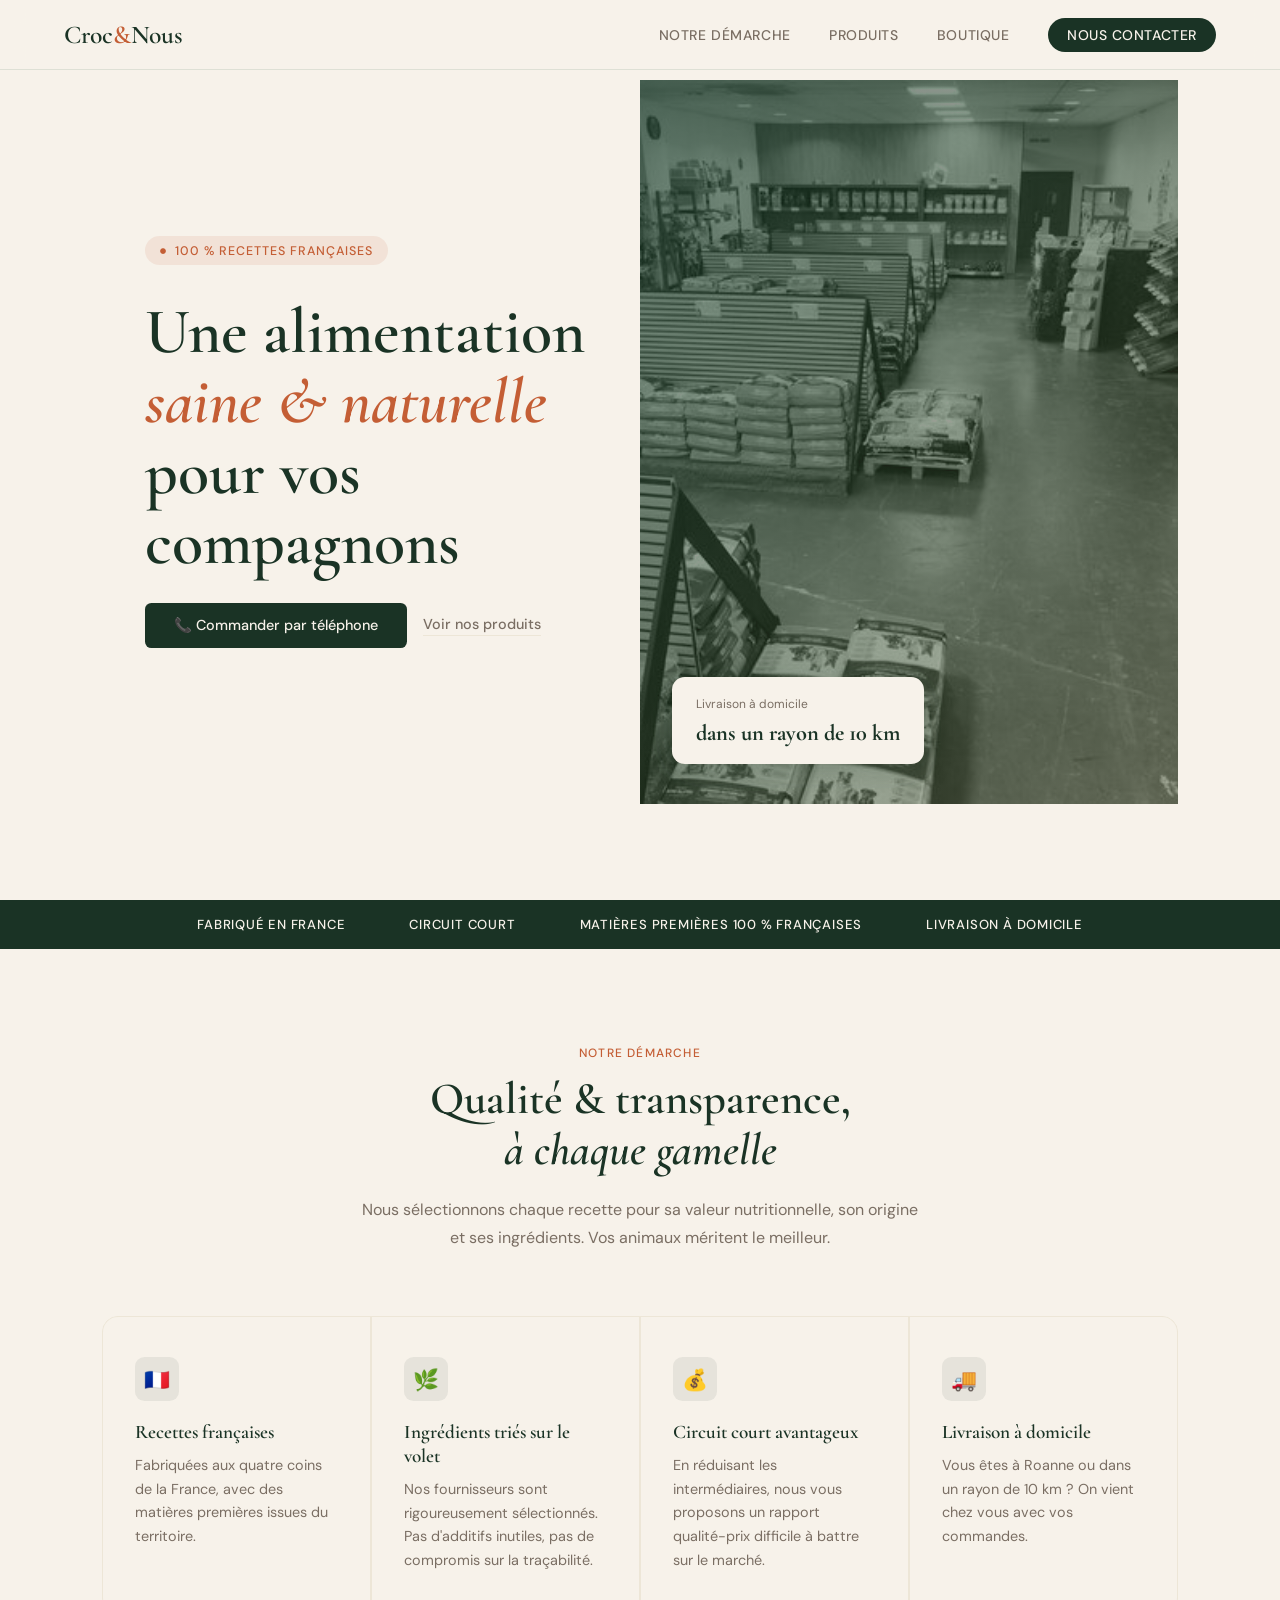
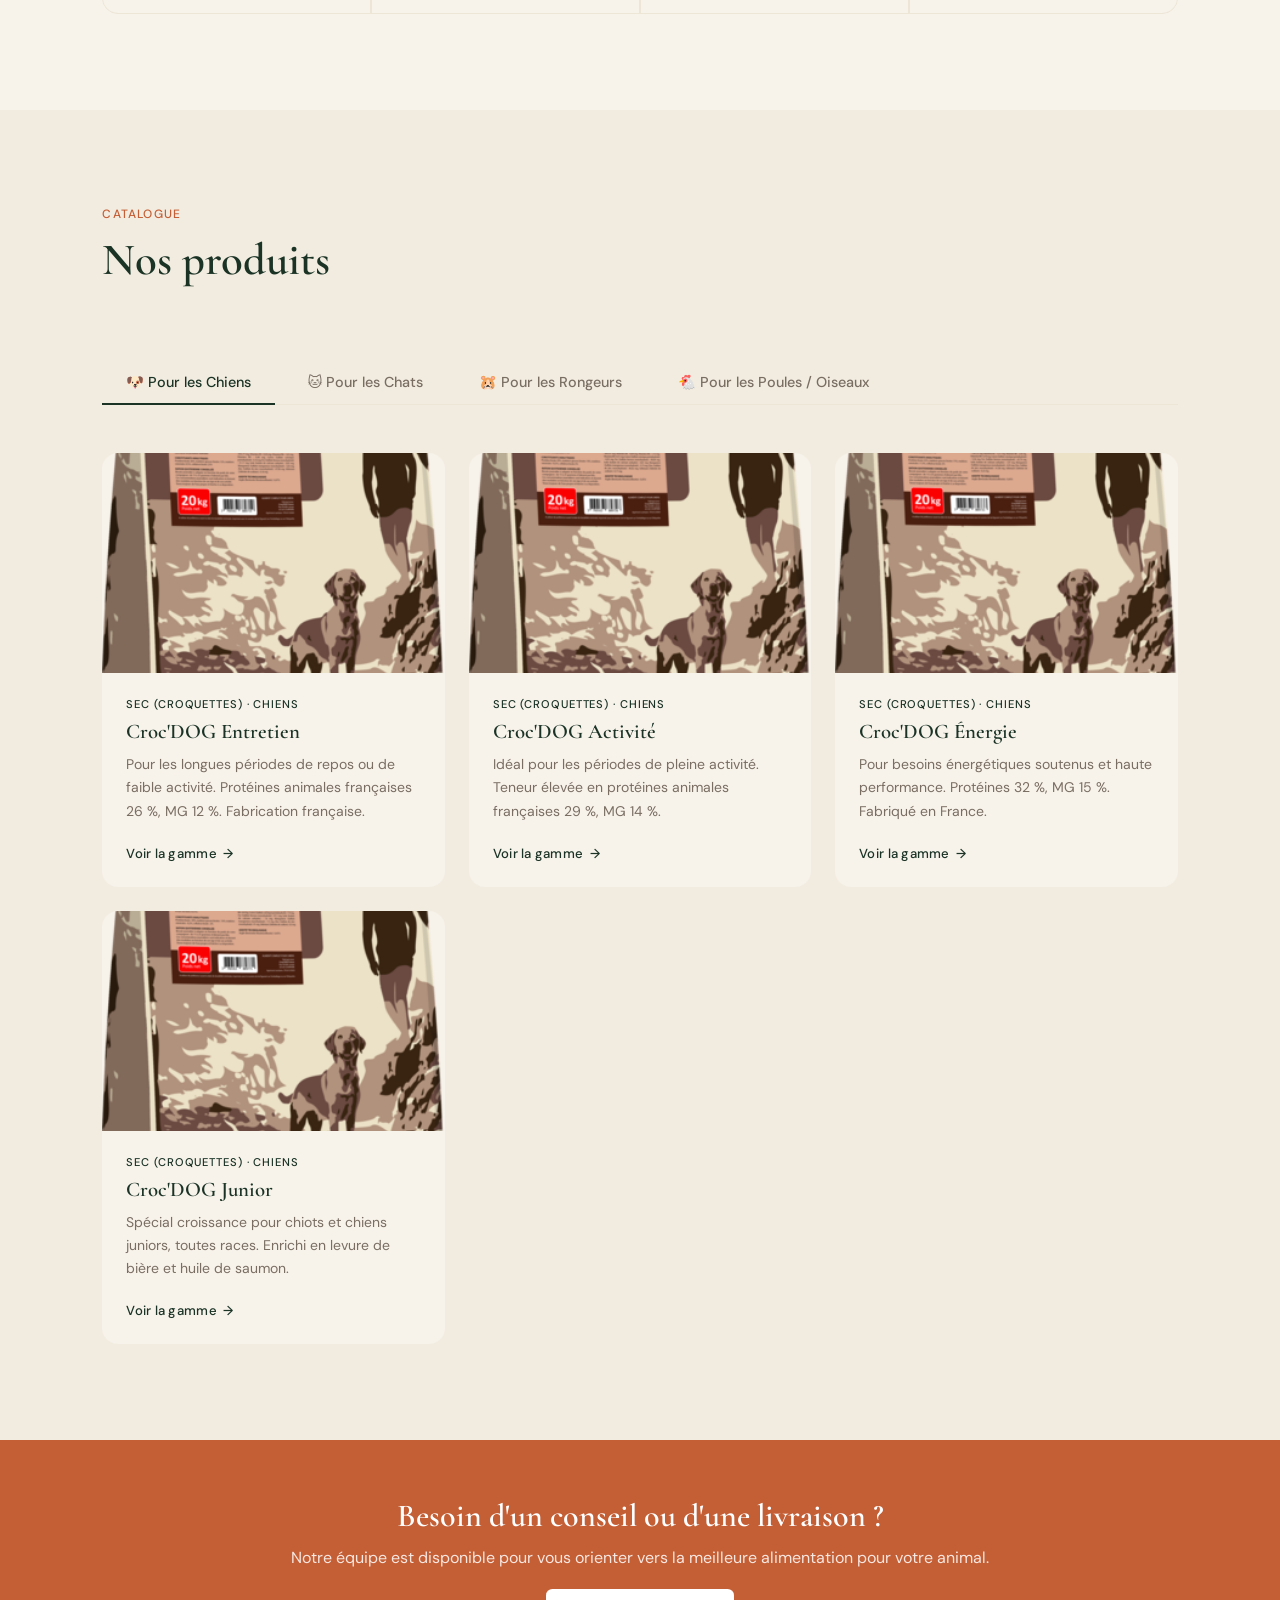
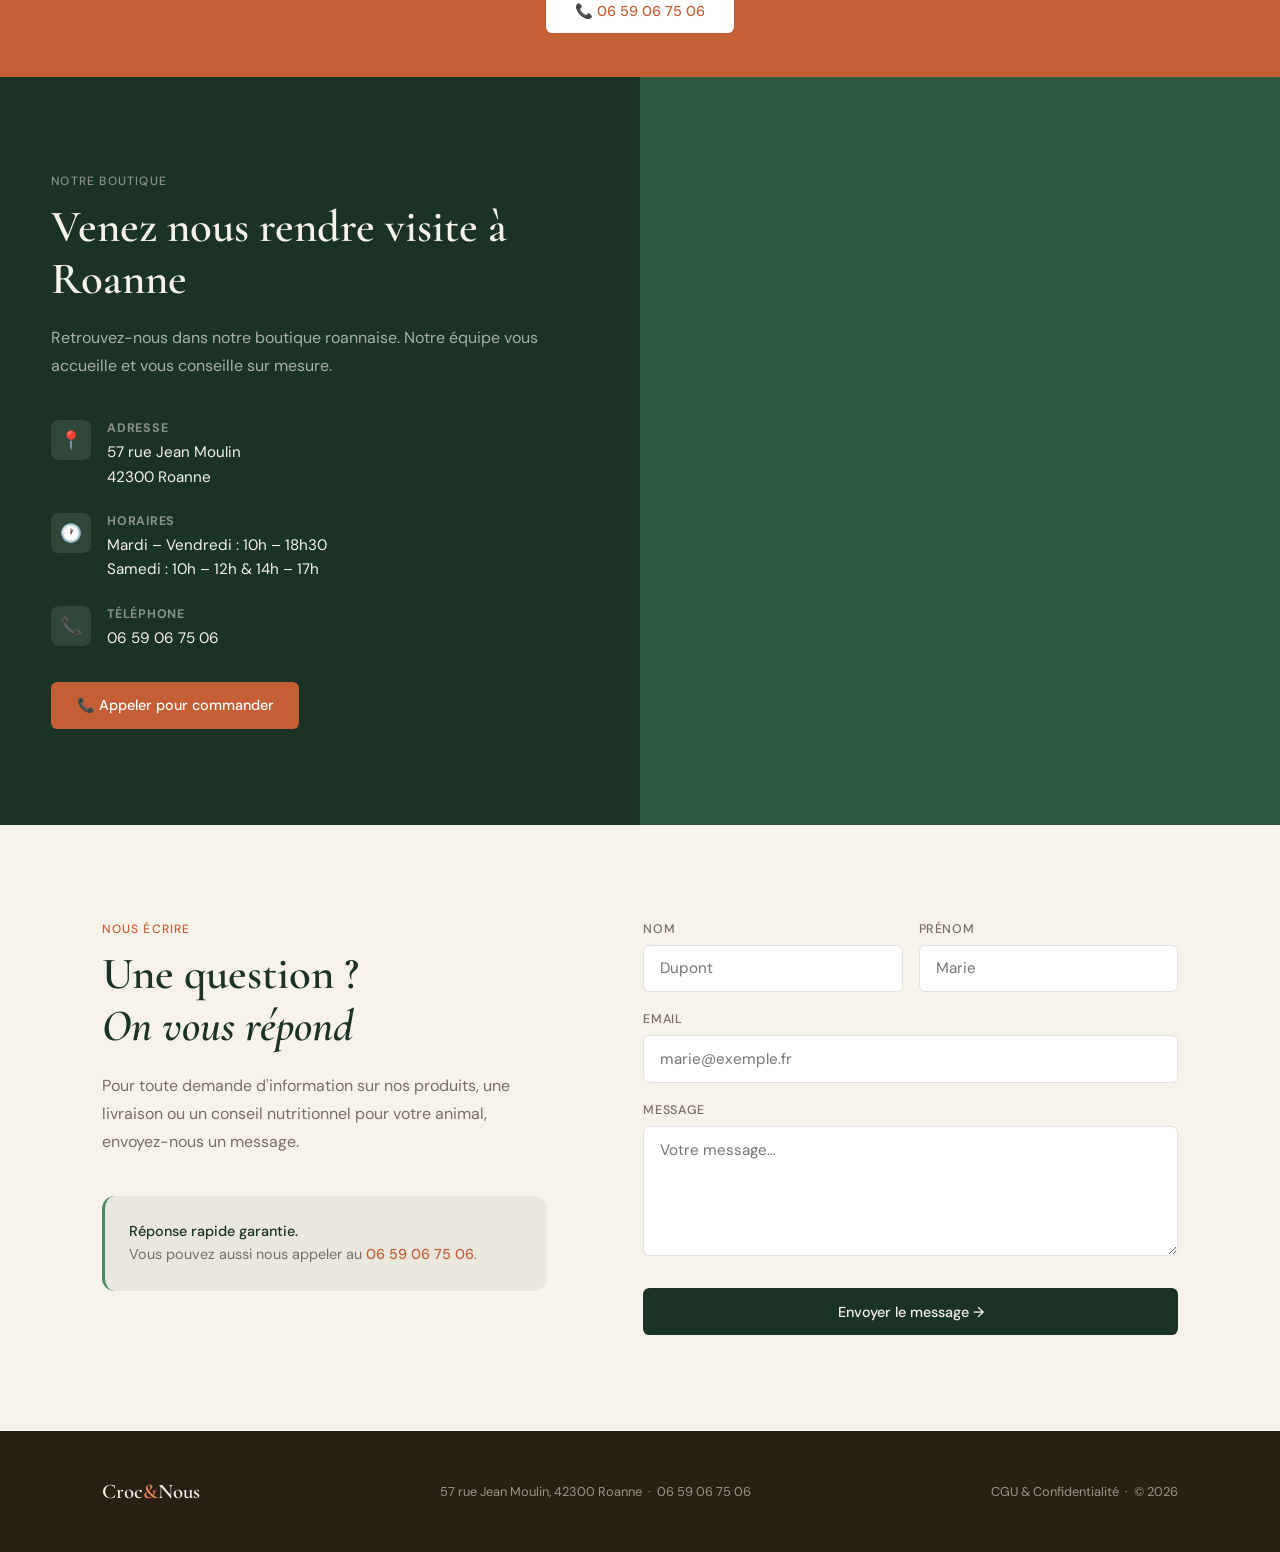
<file: index.html>
<!doctype html>
<html lang="fr">
<head>
  <meta charset="UTF-8">
  <link rel="icon" href="data:image/svg+xml,<svg xmlns='http://www.w3.org/2000/svg' viewBox='0 0 100 100'><text y='.9em' font-size='90'>🐾</text></svg>">
  <link rel="apple-touch-icon" href="apple-touch-icon.png">
  <meta name="viewport" content="width=device-width, initial-scale=1.0">
  <title>Croc&amp;Nous — Alimentation animale premium à Roanne | Livraison 10 km</title>
  <meta name="description" content="Boutique d'alimentation animale à Roanne. Croquettes premium françaises pour chiens et chats, alimentation crue BARF. Livraison à domicile dans un rayon de 10 km. 57 rue Jean Moulin, 42300 Roanne.">
  <meta name="keywords" content="alimentation chien Roanne, croquettes chat Roanne, BARF Roanne, animalerie Roanne, livraison croquettes Roanne">
  <link rel="canonical" href="https://crocetnous.fr/">
  <meta name="google-site-verification" content="3k24lCkVYzsWJaRFmrJJrWr6e83RR4CxR-l-XQePLNU">

  <!-- Open Graph -->
  <meta property="og:title" content="Croc&amp;Nous — Alimentation animale premium à Roanne">
  <meta property="og:description" content="Croquettes premium françaises, alimentation crue BARF. Livraison à domicile 10 km autour de Roanne.">
  <meta property="og:url" content="https://crocetnous.fr/">
  <meta property="og:type" content="website">
  <meta property="og:locale" content="fr_FR">

  <!-- Données structurées LocalBusiness -->
  <script type="application/ld+json">
  {
    "@context": "https://schema.org",
    "@type": "PetStore",
    "name": "Croc&Nous",
    "url": "https://crocetnous.fr/",
    "telephone": "+33659067506",
    "address": {
      "@type": "PostalAddress",
      "streetAddress": "57 rue Jean Moulin",
      "addressLocality": "Roanne",
      "postalCode": "42300",
      "addressCountry": "FR"
    },
    "openingHoursSpecification": [
      {
        "@type": "OpeningHoursSpecification",
        "dayOfWeek": ["Tuesday","Wednesday","Thursday","Friday"],
        "opens": "10:00",
        "closes": "18:30"
      },
      {
        "@type": "OpeningHoursSpecification",
        "dayOfWeek": "Saturday",
        "opens": "10:00",
        "closes": "12:00"
      },
      {
        "@type": "OpeningHoursSpecification",
        "dayOfWeek": "Saturday",
        "opens": "14:00",
        "closes": "17:00"
      }
    ],
    "description": "Boutique d'alimentation animale premium à Roanne. Croquettes françaises pour chiens et chats, alimentation crue BARF. Livraison à domicile dans un rayon de 10 km.",
    "areaServed": {
      "@type": "GeoCircle",
      "geoMidpoint": {
        "@type": "GeoCoordinates",
        "latitude": 46.0341,
        "longitude": 4.0708
      },
      "geoRadius": "10000"
    }
  }
  </script>

  <link rel="preconnect" href="https://fonts.googleapis.com">
  <link href="https://fonts.googleapis.com/css2?family=Cormorant+Garamond:ital,wght@0,400;0,600;1,400&family=DM+Sans:wght@300;400;500&display=swap" rel="stylesheet">
  <link rel="stylesheet" href="css/styles.css">
</head>
<body>

<!-- NAV -->
<nav id="navbar">
  <a href="#" class="nav-logo">Croc<span>&</span>Nous</a>
  <ul class="nav-links">
    <li><a href="#pourquoi">Notre démarche</a></li>
    <li><a href="#produits">Produits</a></li>
    <li><a href="#boutique">Boutique</a></li>
    <li><a href="#contact" class="nav-cta">Nous contacter</a></li>
  </ul>
</nav>

<!-- HERO -->
<section class="hero" id="home">
  <div class="hero-content">
    <div class="hero-badge">100 % Recettes Françaises</div>
    <h1>Une alimentation <em>saine &amp; naturelle</em> pour vos compagnons</h1>
    <div class="hero-actions">
      <a href="tel:+33659067506" class="btn-primary">📞 Commander par téléphone</a>
      <a href="#produits" class="btn-secondary">Voir nos produits</a>
    </div>
  </div>
  <div class="hero-visual">
    <img src="images/magasin-hero.jpg" alt="CrocetNous">
    <div class="hero-visual-overlay"></div>
    <div class="hero-stat-card">
      <p>Livraison à domicile</p>
      <strong>dans un rayon de 10 km</strong>
    </div>
  </div>
</section>

<!-- BANDE D'INFO -->
<div class="strip">
  <span><strong>Fabriqué en France</strong></span>
  <span><strong>Circuit court</strong></span>
  <span><strong>Matières premières 100 % françaises</strong></span>
  <span><strong>Livraison à domicile</strong></span>
</div>

<!-- NOTRE DÉMARCHE -->
<section class="why" id="pourquoi">
  <div class="why-header reveal">
    <div class="section-label">Notre démarche</div>
    <h2 class="section-title">Qualité &amp; transparence,<br><em>à chaque gamelle</em></h2>
    <p class="section-desc">Nous sélectionnons chaque recette pour sa valeur nutritionnelle, son origine et ses ingrédients. Vos animaux méritent le meilleur.</p>
  </div>
  <div class="why-grid">
    <div class="why-item reveal">
      <div class="why-icon">🇫🇷</div>
      <h3>Recettes françaises</h3>
      <p>Fabriquées aux quatre coins de la France, avec des matières premières issues du territoire.</p>
    </div>
    <div class="why-item reveal reveal-delay-1">
      <div class="why-icon">🌿</div>
      <h3>Ingrédients triés sur le volet</h3>
      <p>Nos fournisseurs sont rigoureusement sélectionnés. Pas d'additifs inutiles, pas de compromis sur la traçabilité.</p>
    </div>
    <div class="why-item reveal reveal-delay-2">
      <div class="why-icon">💰</div>
      <h3>Circuit court avantageux</h3>
      <p>En réduisant les intermédiaires, nous vous proposons un rapport qualité-prix difficile à battre sur le marché.</p>
    </div>
    <div class="why-item reveal reveal-delay-3">
      <div class="why-icon">🚚</div>
      <h3>Livraison à domicile</h3>
      <p>Vous êtes à Roanne ou dans un rayon de 10 km ? On vient chez vous avec vos commandes.</p>
    </div>
  </div>
</section>

<!-- CATALOGUE PRODUITS — généré dynamiquement depuis data/catalog.json -->
<section class="products" id="produits">
  <div class="products-header">
    <div class="reveal">
      <div class="section-label">Catalogue</div>
      <h2 class="section-title">Nos produits</h2>
    </div>
  </div>
  <!-- Onglets et panneaux injectés par js/app.js -->
  <div class="animal-tabs-wrapper">
    <div class="animal-tabs"></div>
  </div>
</section>

<!-- BANNIÈRE LIVRAISON -->
<div class="delivery">
  <h2>Besoin d'un conseil ou d'une livraison ?</h2>
  <p>Notre équipe est disponible pour vous orienter vers la meilleure alimentation pour votre animal.</p>
  <a href="tel:+33659067506">📞 06 59 06 75 06</a>
</div>

<!-- BOUTIQUE & CARTE -->
<section class="store" id="boutique">
  <div class="store-content">
    <div class="section-label">Notre boutique</div>
    <h2 class="section-title">Venez nous rendre visite à Roanne</h2>
    <p class="section-desc">Retrouvez-nous dans notre boutique roannaise. Notre équipe vous accueille et vous conseille sur mesure.</p>
    <div class="store-info">
      <div class="store-info-item reveal">
        <div class="store-info-icon">📍</div>
        <div>
          <h4>Adresse</h4>
          <p>57 rue Jean Moulin<br>42300 Roanne</p>
        </div>
      </div>
      <div class="store-info-item reveal reveal-delay-1">
        <div class="store-info-icon">🕐</div>
        <div>
          <h4>Horaires</h4>
          <p>Mardi – Vendredi : 10h – 18h30<br>Samedi : 10h – 12h &amp; 14h – 17h</p>
        </div>
      </div>
      <div class="store-info-item reveal reveal-delay-2">
        <div class="store-info-icon">📞</div>
        <div>
          <h4>Téléphone</h4>
          <p>06 59 06 75 06</p>
        </div>
      </div>
    </div>
    <a href="tel:+33659067506" class="store-phone-cta">📞 Appeler pour commander</a>
  </div>
  <div class="store-map">
    <iframe
      src="https://www.openstreetmap.org/export/embed.html?bbox=4.0601,46.0298,4.0801,46.0378&layer=mapnik&marker=46.0338,4.0701"
      allowfullscreen
      loading="lazy"
      title="Localisation CrocetNous Roanne">
    </iframe>
  </div>
</section>

<!-- CONTACT -->
<section class="contact" id="contact">
  <div class="contact-grid">
    <div class="reveal">
      <div class="section-label">Nous écrire</div>
      <h2 class="section-title">Une question ?<br><em>On vous répond</em></h2>
      <p class="section-desc" style="margin-top:1rem">Pour toute demande d'information sur nos produits, une livraison ou un conseil nutritionnel pour votre animal, envoyez-nous un message.</p>
      <div class="contact-note">
        <p><strong>Réponse rapide garantie.</strong><br>
        Vous pouvez aussi nous appeler au <a href="tel:+33659067506">06 59 06 75 06</a>.</p>
      </div>
    </div>
    <form id="contact-form" class="reveal reveal-delay-1">
      <div class="form-row">
        <div class="form-group">
          <label for="nom">Nom</label>
          <input type="text" id="nom" name="nom" placeholder="Dupont" required>
        </div>
        <div class="form-group">
          <label for="prenom">Prénom</label>
          <input type="text" id="prenom" name="prenom" placeholder="Marie" required>
        </div>
      </div>
      <div class="form-group">
        <label for="email">Email</label>
        <input type="email" id="email" name="email" placeholder="marie@exemple.fr" required>
      </div>
      <div class="form-group">
        <label for="message">Message</label>
        <textarea id="message" name="message" placeholder="Votre message…" required></textarea>
      </div>
      <button type="submit" class="form-submit" id="submit-btn">Envoyer le message →</button>
      <p id="form-feedback" class="form-feedback hidden">✓ Message envoyé ! Nous vous répondrons très vite.</p>
    </form>
  </div>
</section>

<!-- FOOTER -->
<footer>
  <div class="footer-logo">Croc<span>&</span>Nous</div>
  <p>57 rue Jean Moulin, 42300 Roanne &nbsp;·&nbsp; <a href="tel:+33659067506">06 59 06 75 06</a></p>
  <p><a href="https://crocetnous.fr/?page_id=2069" target="_blank" rel="noopener">CGU &amp; Confidentialité</a> &nbsp;·&nbsp; © 2026</p>
</footer>

<script src="js/app.js"></script>
<script>
const form = document.getElementById('contact-form');
const btn  = document.getElementById('submit-btn');
const feedback = document.getElementById('form-feedback');

form.addEventListener('submit', async (e) => {
  e.preventDefault();

  btn.textContent = 'Envoi en cours…';
  btn.disabled = true;

  const data = new FormData(form);

  try {
    const res  = await fetch('contact.php', { method: 'POST', body: data });
    const json = await res.json();

    if (json.success) {
      feedback.textContent = '✓ Message envoyé ! Nous vous répondrons très vite.';
      feedback.style.color = 'green';
      feedback.classList.remove('hidden');
      form.reset();
    } else {
      feedback.textContent = '✗ Une erreur est survenue. Appelez-nous au 06 59 06 75 06.';
      feedback.style.color = 'red';
      feedback.classList.remove('hidden');
    }
  } catch (err) {
    feedback.textContent = '✗ Une erreur est survenue. Appelez-nous au 06 59 06 75 06.';
    feedback.style.color = 'red';
    feedback.classList.remove('hidden');
  }

  btn.textContent = 'Envoyer le message →';
  btn.disabled = false;
});
</script>
</body>
</html>
</file>
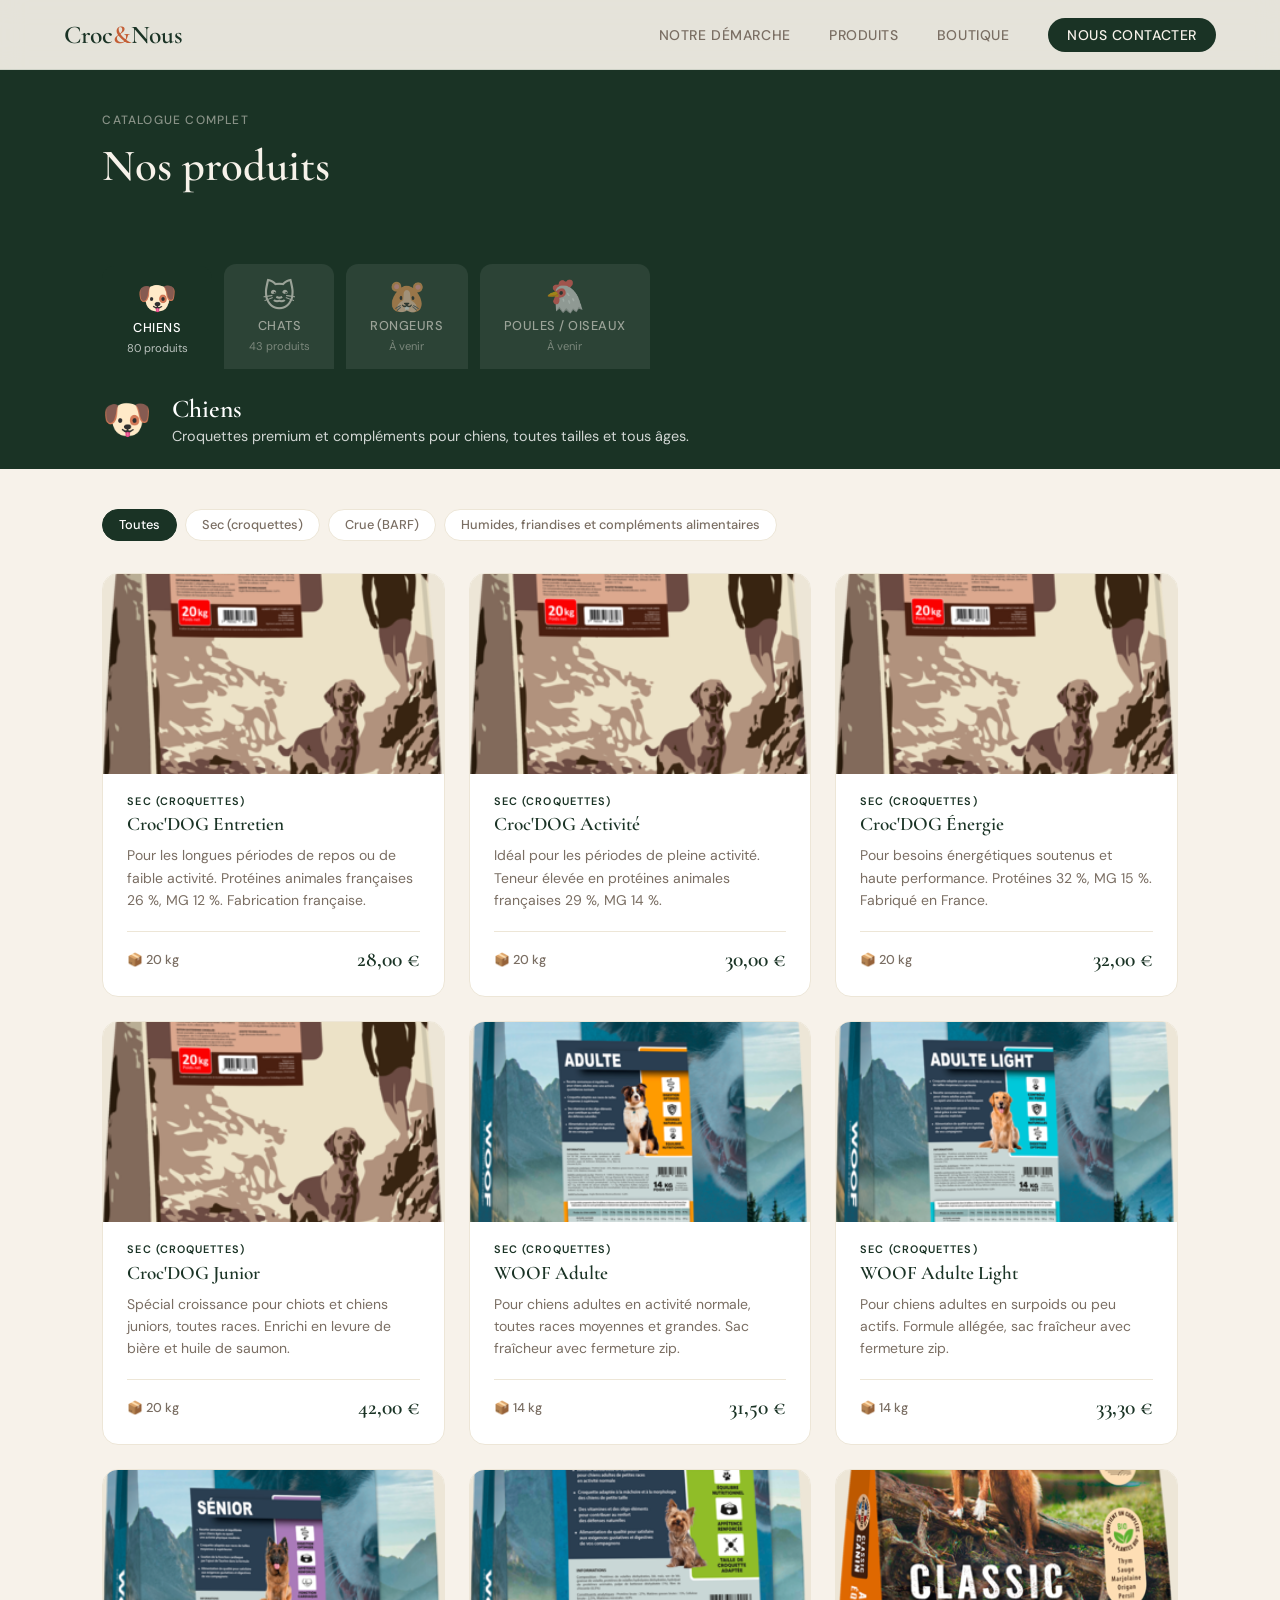
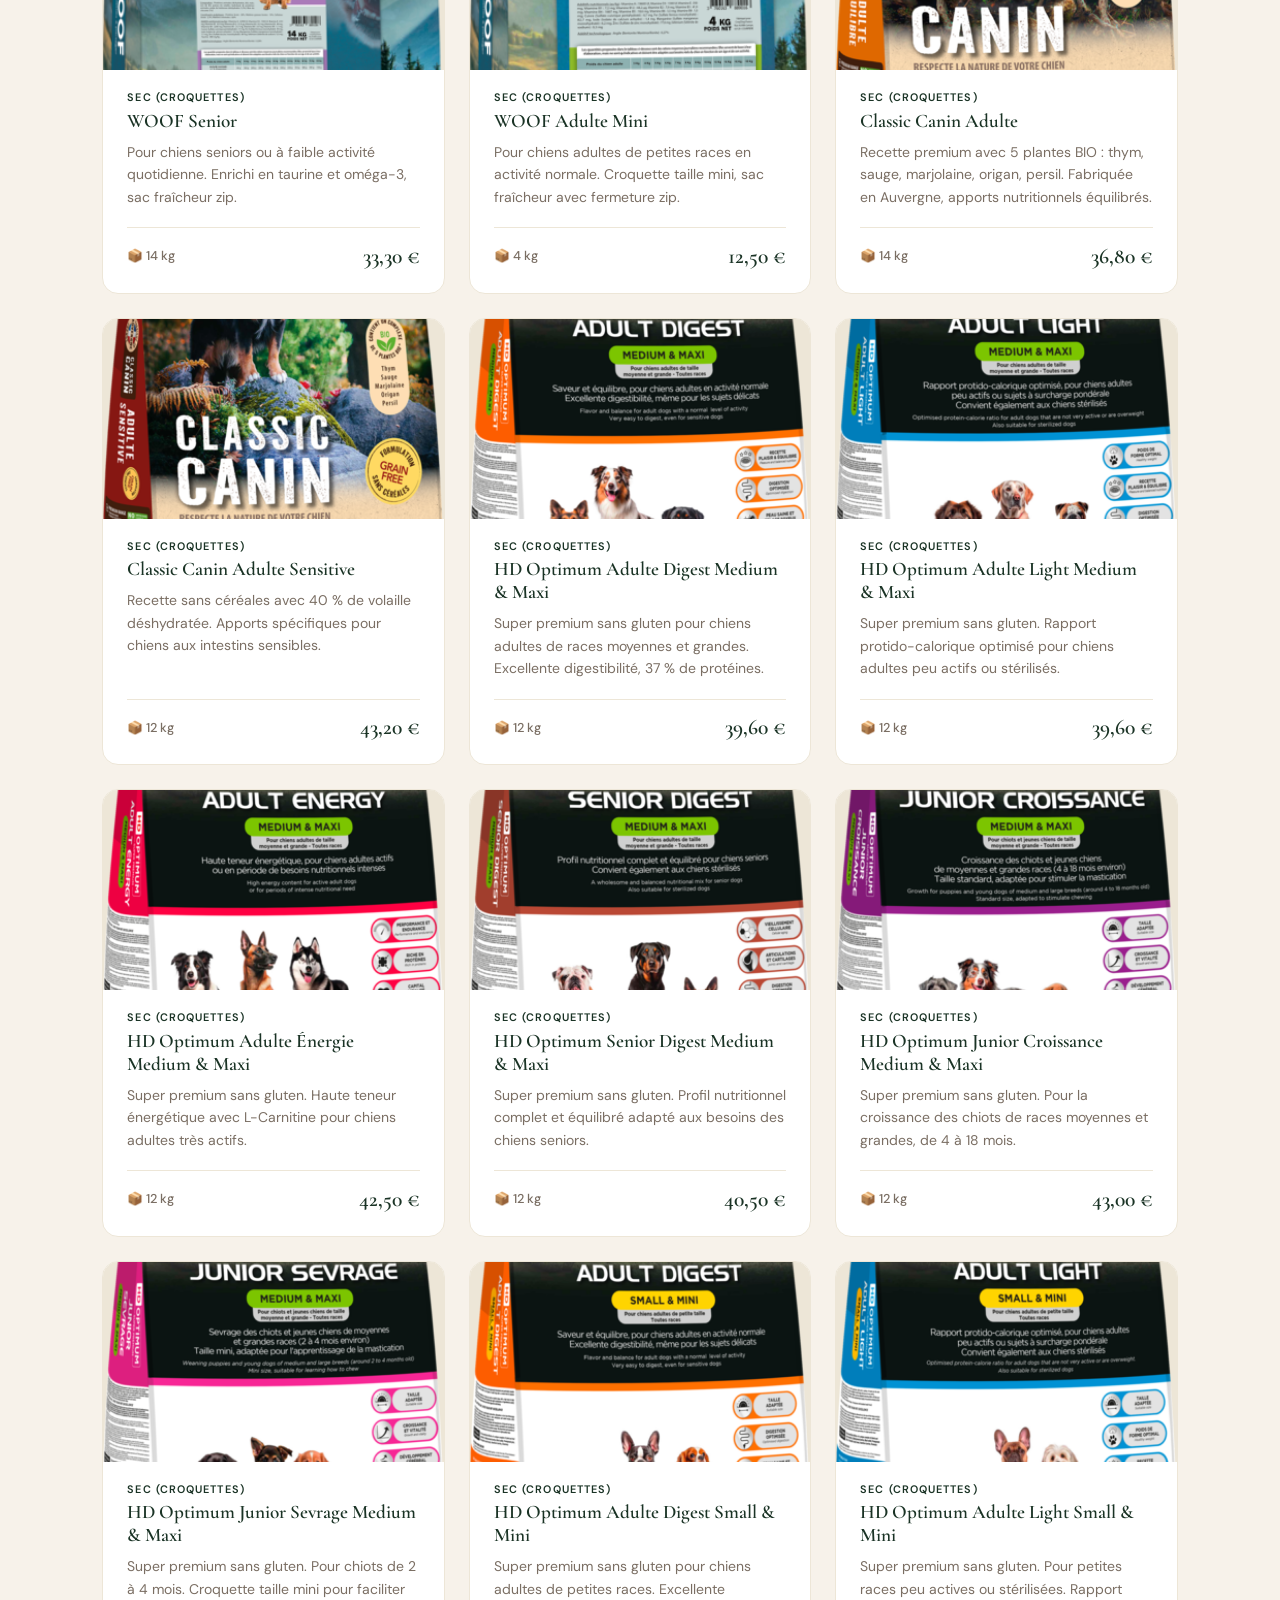
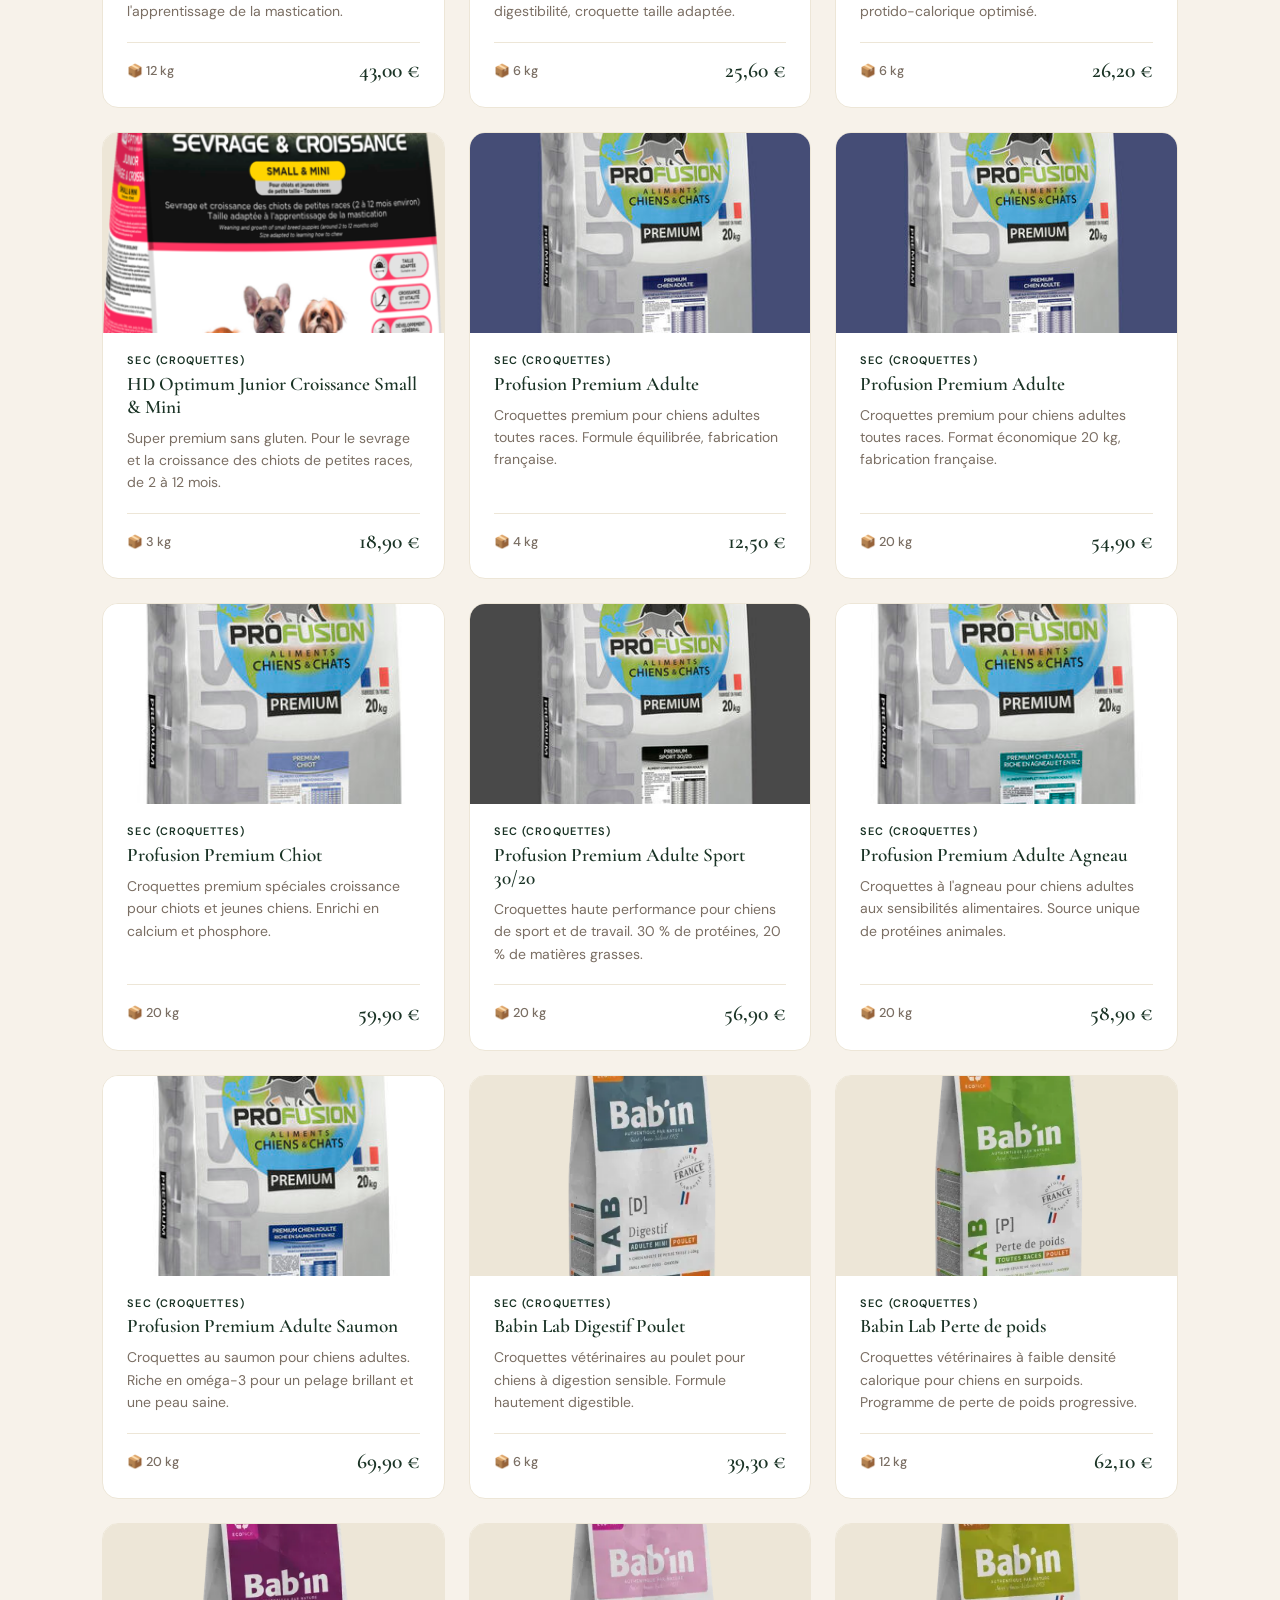
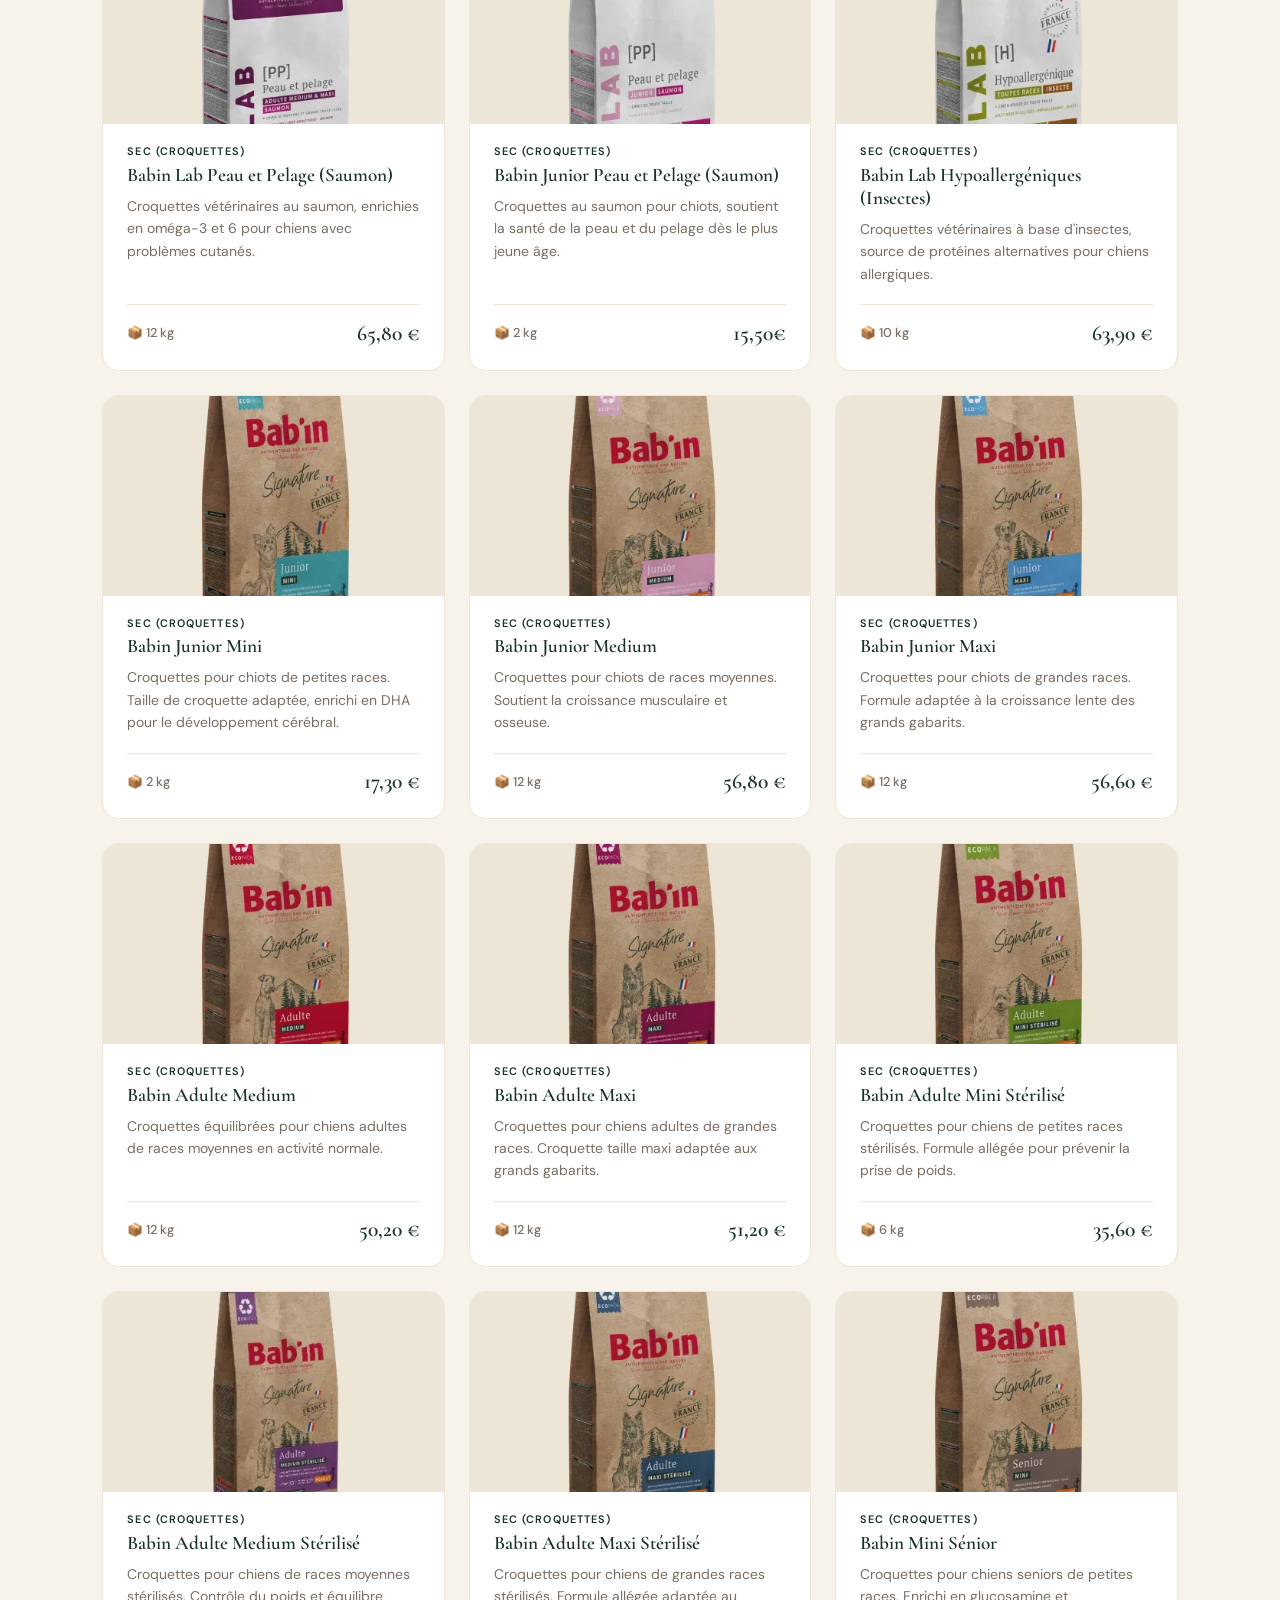
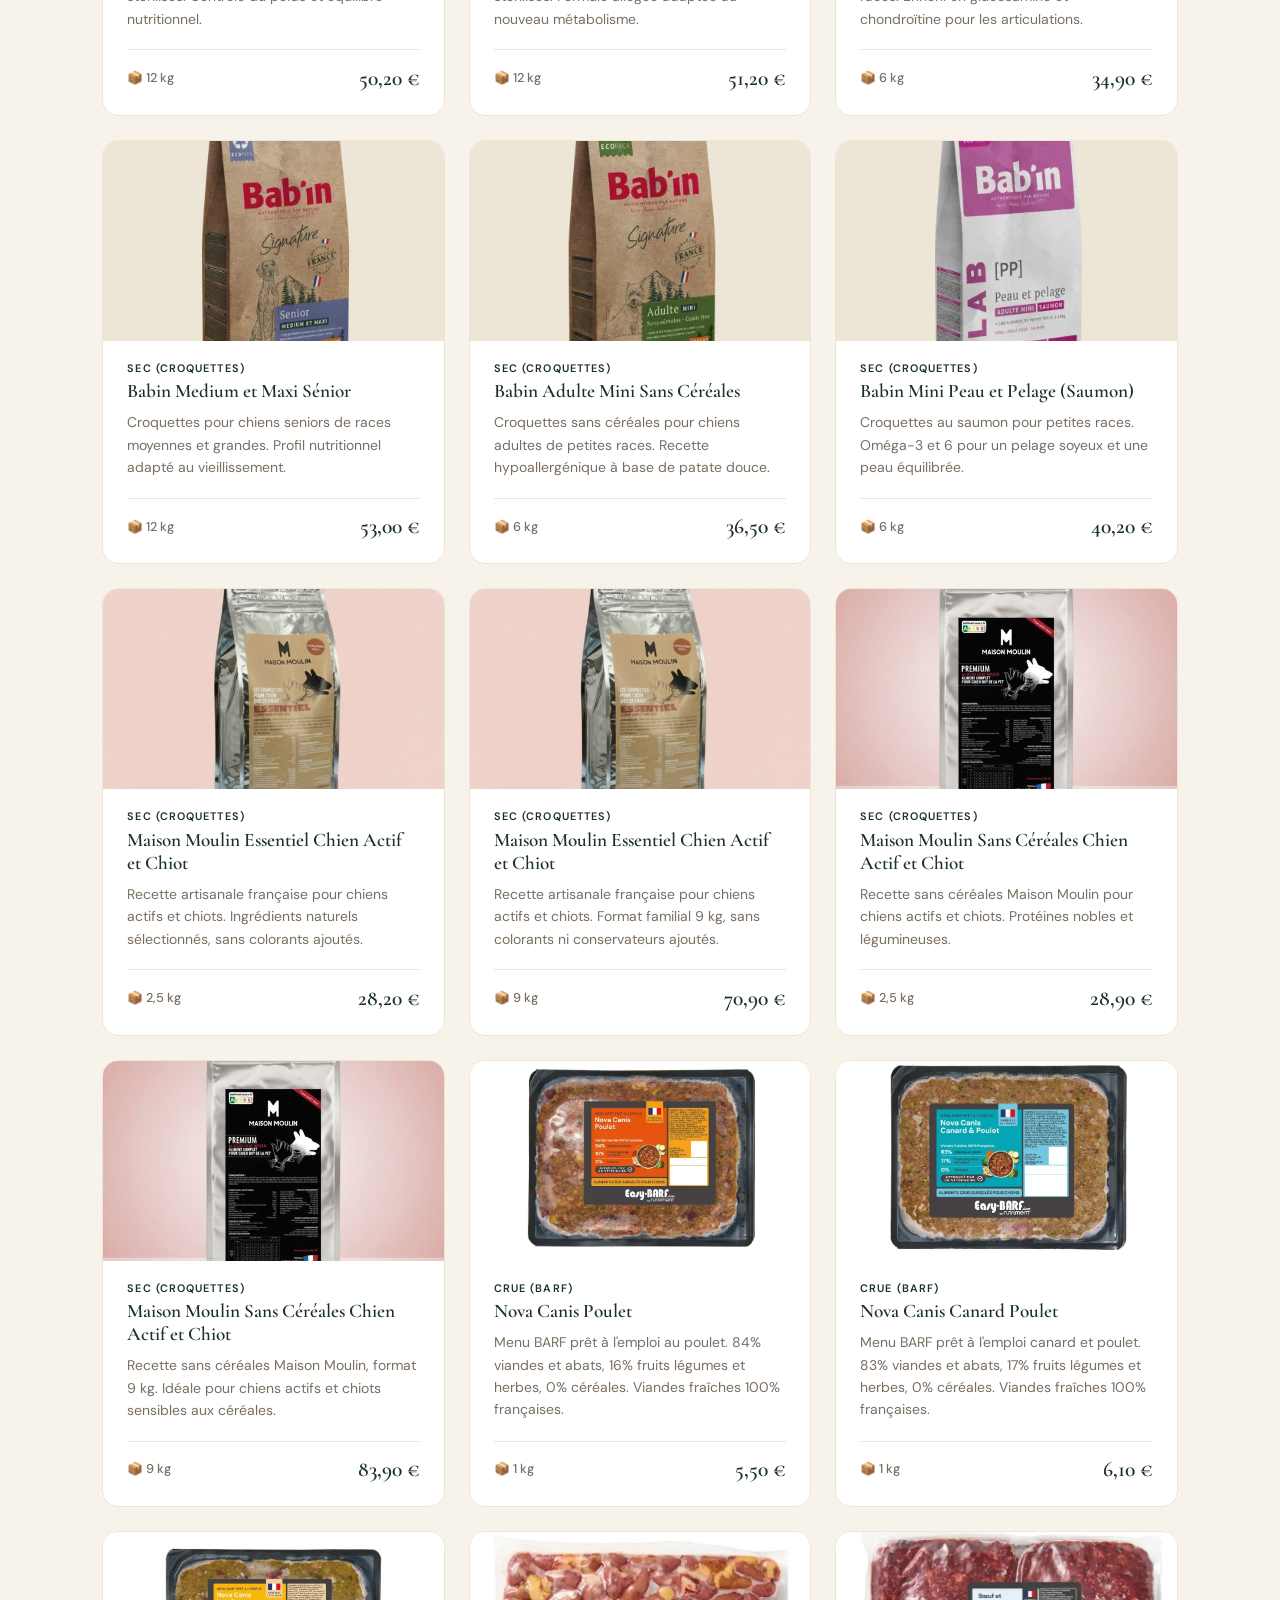
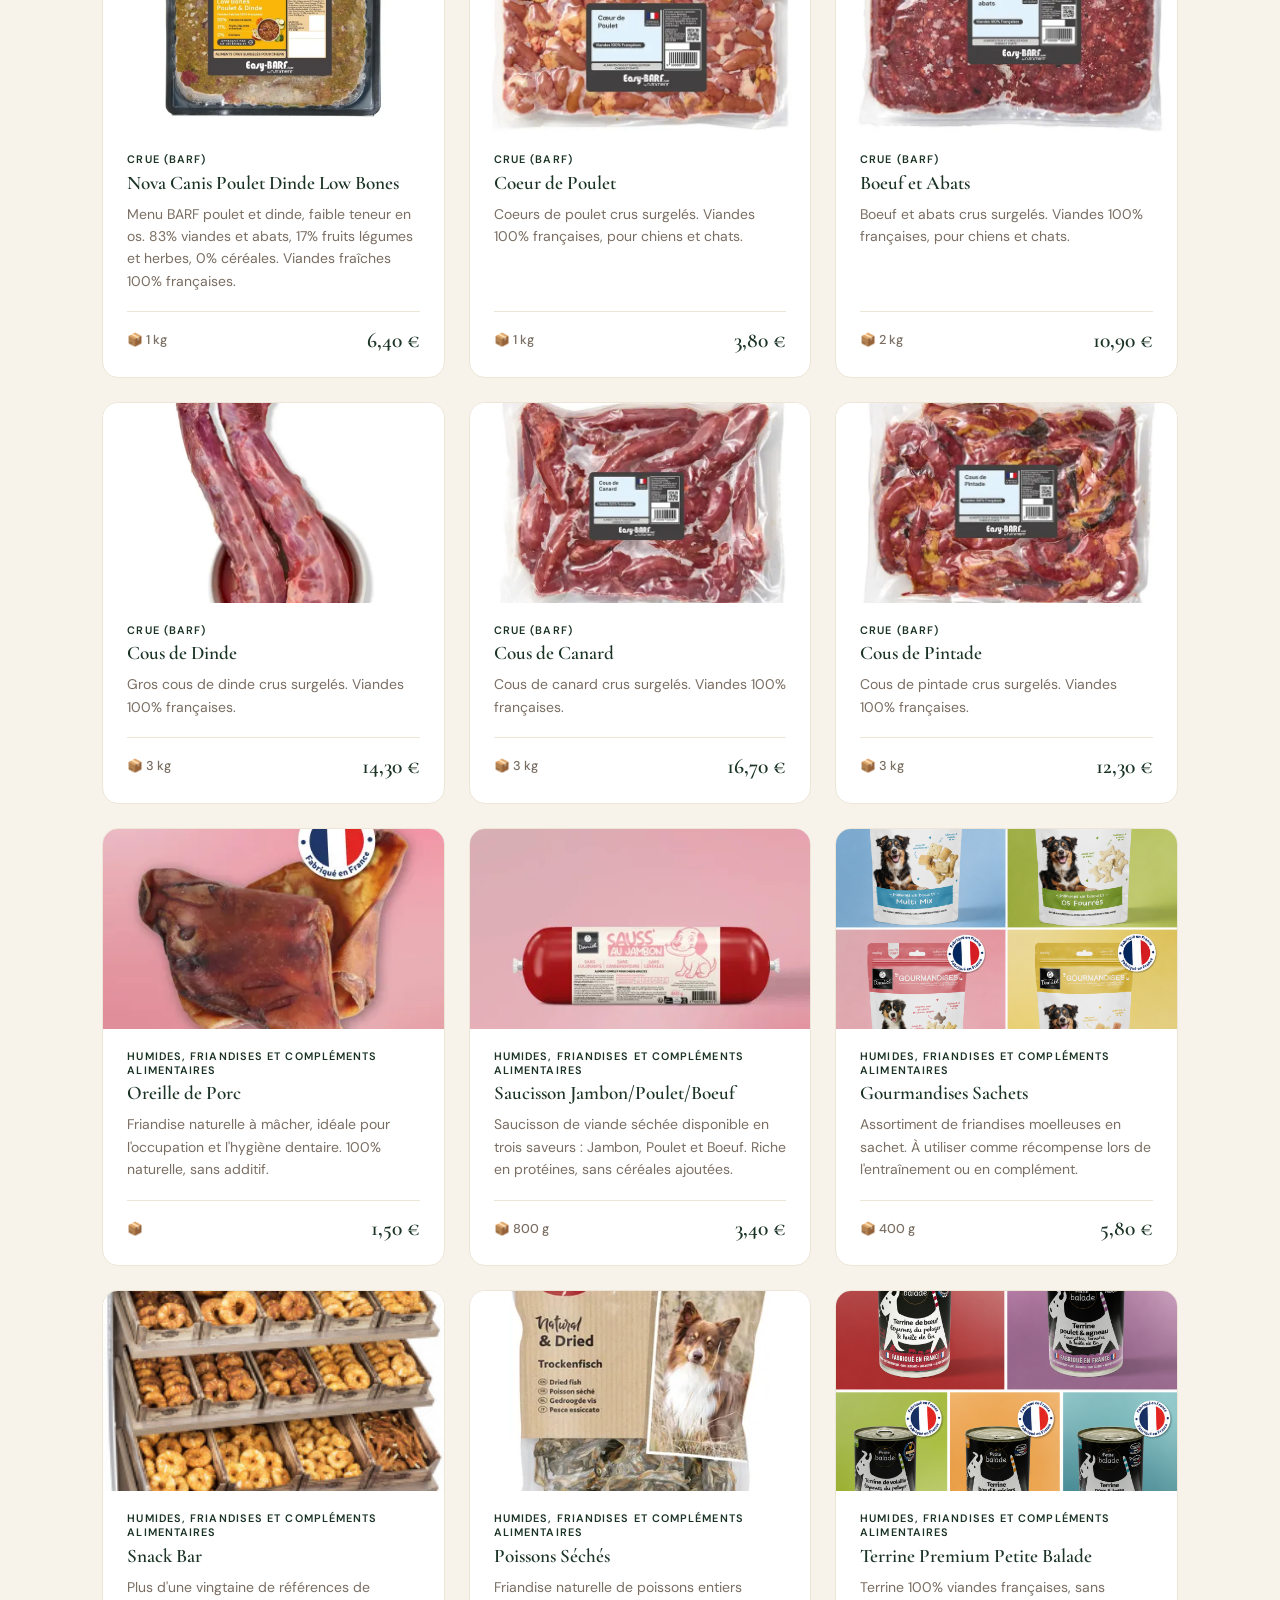
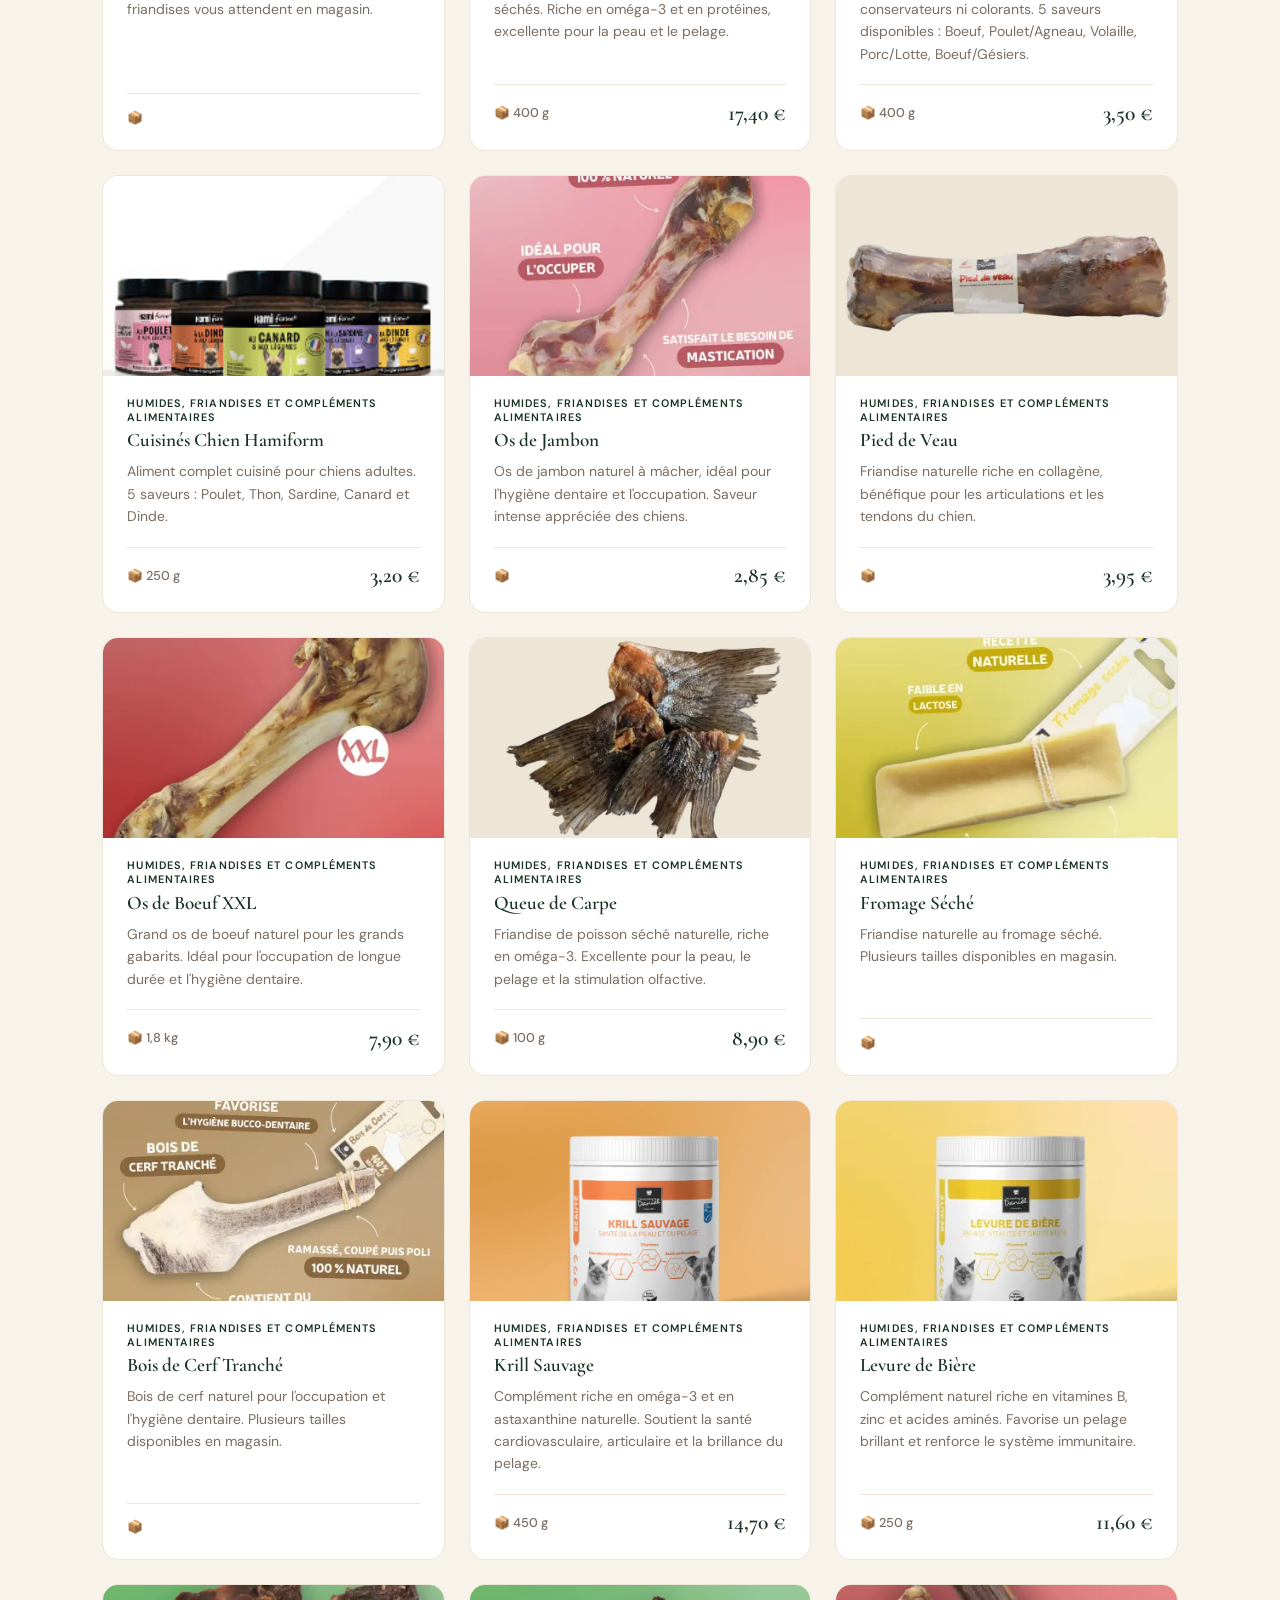
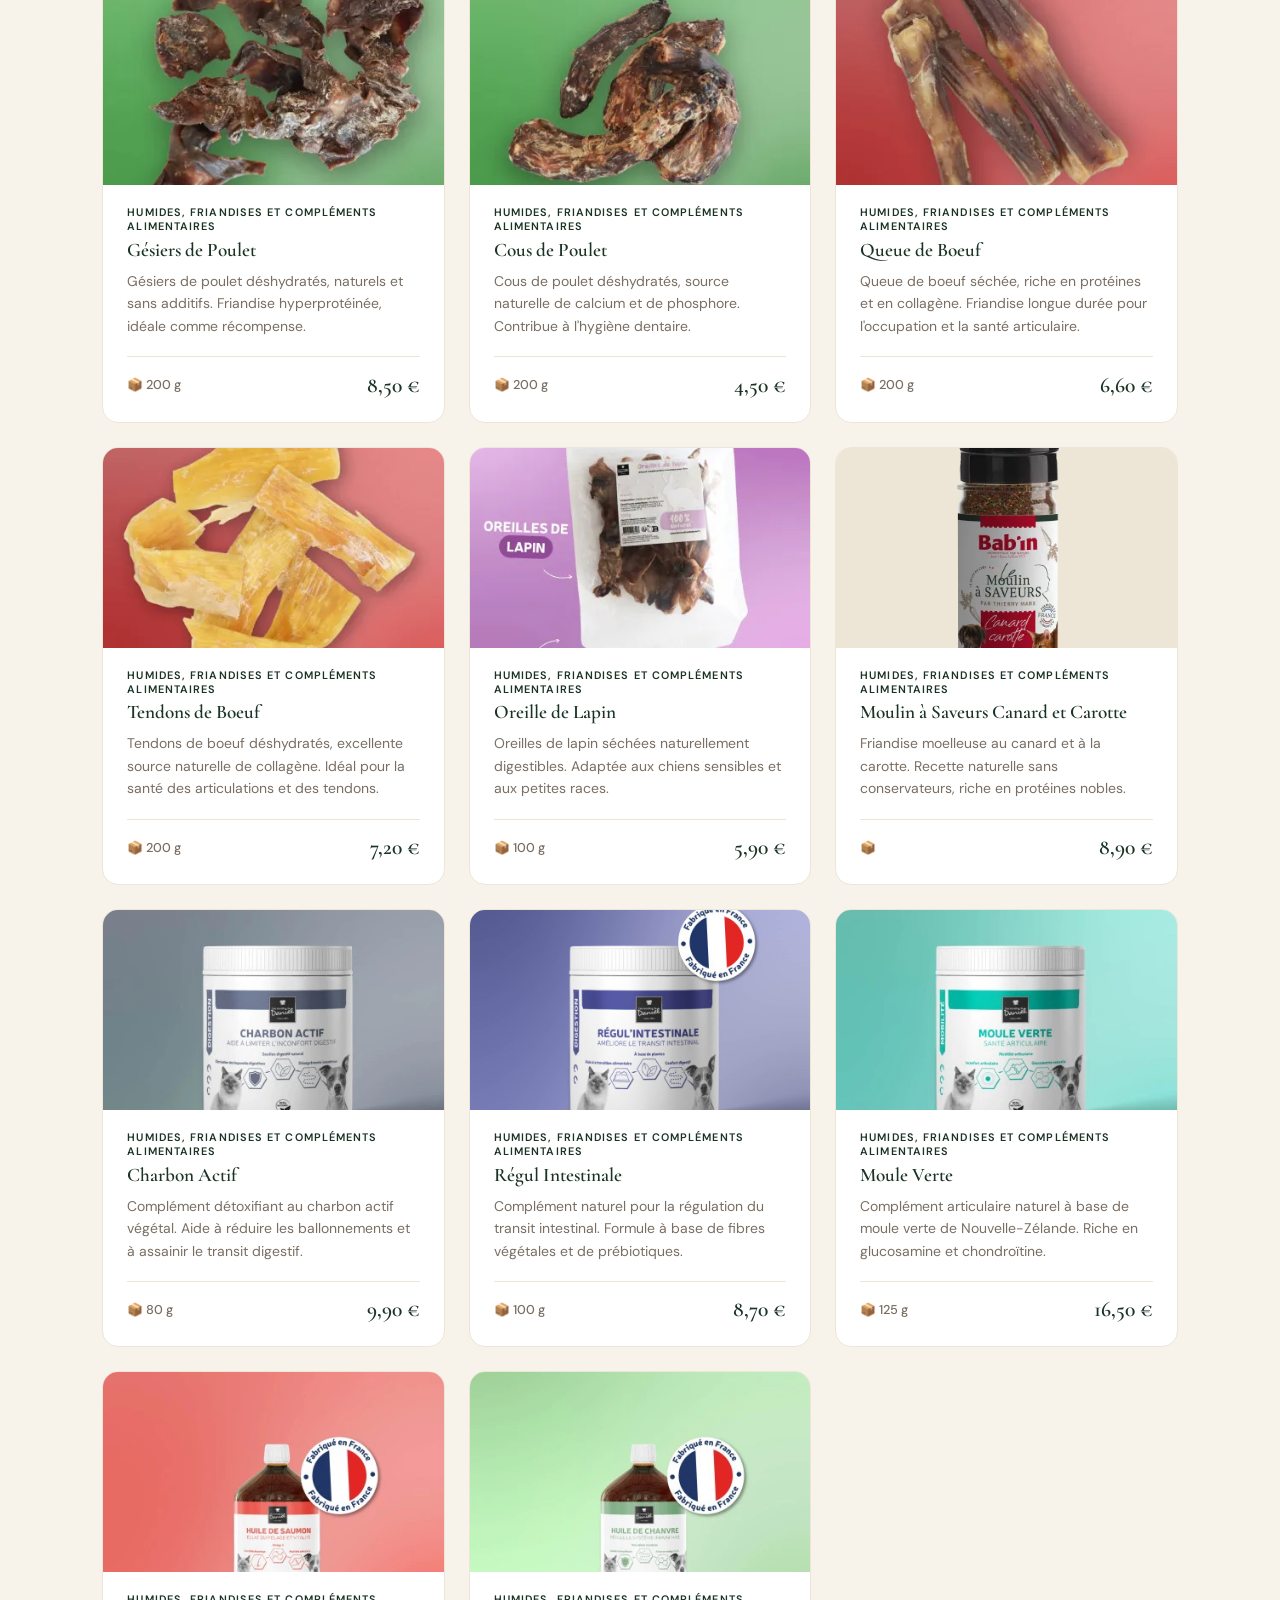
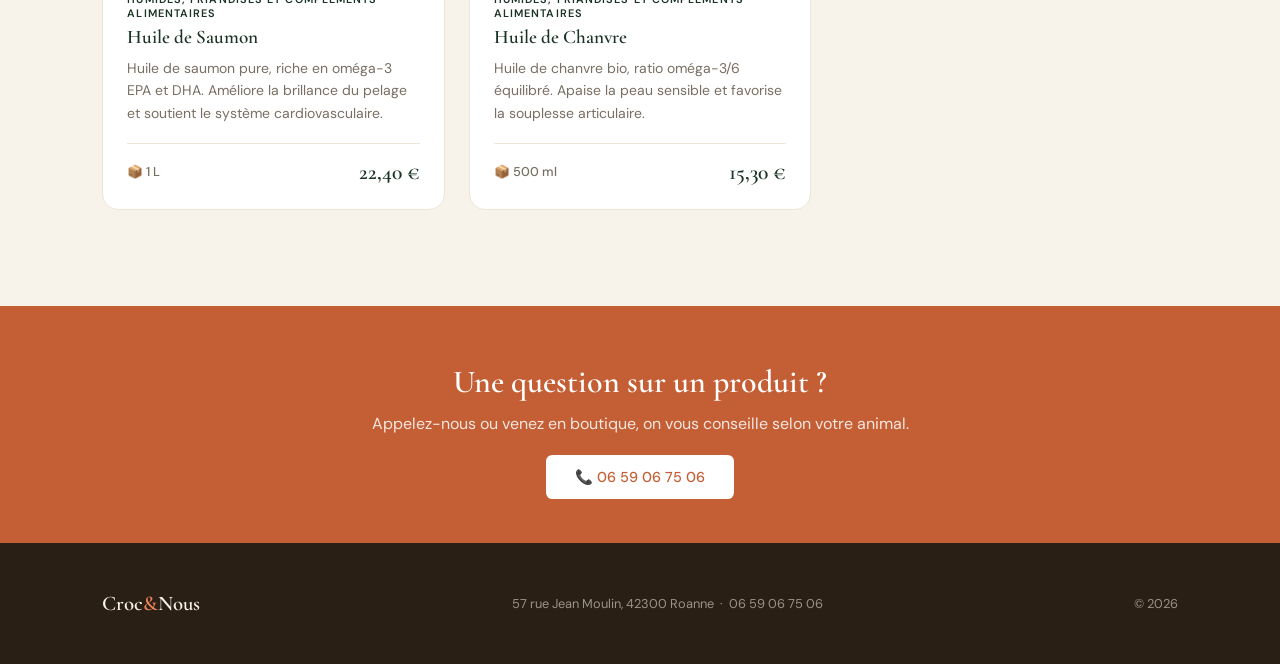
<file: produits.html>
<!doctype html>
<html lang="fr">
<head>
  <meta charset="UTF-8">
  <link rel="icon" href="data:image/svg+xml,<svg xmlns='http://www.w3.org/2000/svg' viewBox='0 0 100 100'><text y='.9em' font-size='90'>🐾</text></svg>">
  <link rel="apple-touch-icon" href="apple-touch-icon.png">
  <meta name="viewport" content="width=device-width, initial-scale=1.0">
  <title>Nos produits — Croc&amp;Nous | Croquettes &amp; BARF à Roanne</title>
  <meta name="description" content="Catalogue complet Croc&amp;Nous : croquettes premium françaises et alimentation crue BARF pour chiens et chats. Marques Babin, Maison Moulin, Profusion, HD Optimum et plus. Boutique à Roanne.">
  <link rel="canonical" href="https://crocetnous.fr/produits.html">
  <link rel="preconnect" href="https://fonts.googleapis.com">
  <link href="https://fonts.googleapis.com/css2?family=Cormorant+Garamond:ital,wght@0,400;0,600;1,400&family=DM+Sans:wght@300;400;500&display=swap" rel="stylesheet">
  <link rel="stylesheet" href="css/styles.css">
  <style>
    /* ---- EN-TÊTE ---- */
    .catalog-hero {
      padding: 7rem 8% 0;
      background: var(--green-dark);
    }
    .catalog-hero-top {
      padding-bottom: 2rem;
    }
    .catalog-hero .section-label { color: rgba(247,242,234,0.5); }
    .catalog-hero .section-title { color: var(--cream); margin-bottom: 0; }

    /* ---- ONGLETS CATÉGORIES ---- */
    .cat-tabs {
      display: flex;
      gap: 0.75rem;
      flex-wrap: wrap;
      padding-top: 2.5rem;
    }

    .cat-tab {
      display: flex;
      flex-direction: column;
      align-items: center;
      gap: 0.3rem;
      min-width: 110px;
      padding: 1rem 1.5rem;
      border-radius: 0.75rem 0.75rem 0 0;
      border: none;
      cursor: pointer;
      font-family: var(--sans);
      background: rgba(255,255,255,0.08);
      color: rgba(247,242,234,0.55);
      transition: background 0.2s, color 0.2s, transform 0.15s;
      position: relative;
      bottom: 0;
    }
    .cat-tab:hover {
      background: rgba(255,255,255,0.14);
      color: var(--cream);
    }
    .cat-tab.active {
      color: white;
      bottom: -2px; /* colle visuellement au body */
    }

    .cat-tab-emoji {
      font-size: 2rem;
      line-height: 1;
    }
    .cat-tab-label {
      font-size: 0.8rem;
      font-weight: 500;
      letter-spacing: 0.04em;
      text-transform: uppercase;
    }
    .cat-tab-count {
      font-size: 0.7rem;
      opacity: 0.7;
    }

    /* ---- BANDEAU CATÉGORIE ACTIVE ---- */
    .cat-banner {
      padding: 1.5rem 8%;
      display: flex;
      align-items: center;
      gap: 1.2rem;
      color: white;
      transition: background 0.3s;
    }
    .cat-banner-emoji { font-size: 2.5rem; }
    .cat-banner h2 {
      font-family: var(--serif);
      font-size: 1.6rem;
      font-weight: 600;
      margin-bottom: 0.15rem;
    }
    .cat-banner p { font-size: 0.9rem; opacity: 0.8; }

    /* ---- CORPS ---- */
    .catalog-body { padding: 2.5rem 8% 6rem; background: var(--cream); }

    /* ---- FILTRE MARQUES ---- */
    .brand-filter {
      display: flex;
      gap: 0.5rem;
      flex-wrap: wrap;
      margin-bottom: 2rem;
    }
    .brand-btn {
      background: white;
      border: 1.5px solid var(--cream-dark);
      color: var(--text-muted);
      padding: 0.4rem 1rem;
      border-radius: 2rem;
      font-family: var(--sans);
      font-size: 0.8rem;
      font-weight: 500;
      cursor: pointer;
      transition: all 0.2s;
    }
    .brand-btn:hover { border-color: var(--text-muted); color: var(--text); }
    .brand-btn.active {
      color: white;
      border-color: transparent;
    }

    /* ---- GRILLE ---- */
    .catalog-grid {
      display: grid;
      grid-template-columns: repeat(auto-fill, minmax(260px, 1fr));
      gap: 1.5rem;
    }

    .catalog-card {
      background: white;
      border-radius: 1rem;
      overflow: hidden;
      display: flex;
      flex-direction: column;
      border: 1px solid var(--cream-dark);
      transition: transform 0.25s, box-shadow 0.25s;
    }
    .catalog-card:hover {
      transform: translateY(-4px);
      box-shadow: 0 16px 40px rgba(26,51,37,0.1);
    }
    .catalog-card-img {
      width: 100%; height: 200px;
      object-fit: cover; display: block;
      background: var(--cream-dark);
    }
    .catalog-card-body {
      padding: 1.25rem 1.5rem 1.5rem;
      flex: 1; display: flex; flex-direction: column;
    }
    .catalog-marque {
      font-size: 0.68rem; letter-spacing: 0.1em;
      text-transform: uppercase; font-weight: 600;
      margin-bottom: 0.35rem;
    }
    .catalog-card-body h3 {
      font-family: var(--serif); font-size: 1.2rem;
      font-weight: 600; color: var(--green-dark);
      margin-bottom: 0.5rem; line-height: 1.2;
    }
    .catalog-card-body p {
      font-size: 0.875rem; line-height: 1.6;
      color: var(--text-muted); flex: 1; margin-bottom: 1.2rem;
    }
    .catalog-card-footer {
      display: flex; align-items: center;
      justify-content: space-between;
      border-top: 1px solid var(--cream-dark);
      padding-top: 0.9rem; margin-top: auto;
    }
    .catalog-poids {
      font-size: 0.8rem; color: var(--text-muted); font-weight: 500;
    }
    .catalog-prix {
      font-family: var(--serif); font-size: 1.35rem;
      font-weight: 600; color: var(--green-dark);
    }

    /* ---- VIDE ---- */
    .catalog-empty {
      grid-column: 1/-1;
      padding: 4rem 2rem;
      text-align: center;
      color: var(--text-muted);
    }
    .catalog-empty-emoji { font-size: 3rem; margin-bottom: 1rem; }
    .catalog-empty h3 { font-family: var(--serif); font-size: 1.4rem; color: var(--green-dark); margin-bottom: 0.5rem; }
    .catalog-empty p  { font-size: 0.9rem; }

    /* Dégradé scroll hint onglets */
    .cat-tabs-wrapper {
      position: relative;
    }
    .cat-tabs-wrapper::after {
      content: '';
      position: absolute;
      top: 0;
      right: 0;
      width: 60px;
      height: 100%;
      background: linear-gradient(to right, transparent, #1a3325);
      pointer-events: none;
      opacity: 0;
      transition: opacity 0.3s;
    }
    .cat-tabs-wrapper.show-hint::after {
      opacity: 1;
    }

    @media (max-width: 600px) {
      .catalog-hero { padding: 6.5rem 5% 0; }

      .cat-tabs {
        flex-wrap: nowrap;
        overflow-x: auto;
        overflow-y: hidden;
        -webkit-overflow-scrolling: touch;
        scrollbar-width: none;
        padding-bottom: 0;
        gap: 0.5rem;
      }
      .cat-tabs::-webkit-scrollbar { display: none; }

      .cat-tab {
        min-width: 90px;
        flex-shrink: 0;
        padding: 0.75rem 1rem;
      }
      .cat-tab-emoji { font-size: 1.6rem; }
      .cat-tab-label { font-size: 0.7rem; }
      .cat-tab-count { display: none; }

      .cat-banner { padding: 1.2rem 5%; }
      .catalog-body { padding: 2rem 5% 4rem; }

      .catalog-grid {
        grid-template-columns: 1fr 1fr;
        gap: 1rem;
      }

      .catalog-card-img { height: 140px; }
      .catalog-card-body { padding: 1rem; }
      .catalog-card-body h3 { font-size: 0.95rem; }
      .catalog-card-body p { display: none; }
      .catalog-prix { font-size: 1.1rem; }
    }
  </style>
</head>
<body>

<!-- NAV -->
<nav id="navbar">
  <a href="index.html" class="nav-logo">Croc<span>&</span>Nous</a>
  <ul class="nav-links">
    <li><a href="index.html#pourquoi">Notre démarche</a></li>
    <li><a href="produits.html">Produits</a></li>
    <li><a href="index.html#boutique">Boutique</a></li>
    <li><a href="index.html#contact" class="nav-cta">Nous contacter</a></li>
  </ul>
</nav>

<!-- EN-TÊTE + ONGLETS -->
<div class="catalog-hero">
  <div class="catalog-hero-top">
    <div class="section-label">Catalogue complet</div>
    <h1 class="section-title">Nos produits</h1>
  </div>
  <!-- Onglets générés par JS depuis catalog.json -->
  <div class="cat-tabs-wrapper">
    <div id="cat-tabs" class="cat-tabs"></div>
  </div>
</div>

<!-- BANDEAU CATÉGORIE ACTIVE -->
<div id="cat-banner" class="cat-banner"></div>

<!-- FILTRES + GRILLE -->
<div class="catalog-body">
  <div id="brand-filter" class="brand-filter"></div>
  <div id="catalog-grid" class="catalog-grid"></div>
</div>

<!-- CONTACT -->
<div class="delivery">
  <h2>Une question sur un produit ?</h2>
  <p>Appelez-nous ou venez en boutique, on vous conseille selon votre animal.</p>
  <a href="tel:+33659067506">📞 06 59 06 75 06</a>
</div>

<!-- FOOTER -->
<footer>
  <div class="footer-logo">Croc<span>&</span>Nous</div>
  <p>57 rue Jean Moulin, 42300 Roanne &nbsp;·&nbsp;
     <a href="tel:+33659067506">06 59 06 75 06</a></p>
  <p>© 2026</p>
</footer>

<script>
let catalog        = {};         // toutes les données
let currentCat     = null;       // clé de la catégorie active
let currentSubcat  = 'Toutes';

/* ---- Nav scroll ---- */
window.addEventListener('scroll', () => {
  document.getElementById('navbar').classList.toggle('scrolled', window.scrollY > 40);
});

/* ---- Chargement ---- */
async function init() {
  try {
    const res = await fetch('data/catalog.json');
    if (!res.ok) throw new Error('catalog.json introuvable');
    catalog = await res.json();

    // Catégorie par défaut : paramètre URL ou première clé
    const param = new URLSearchParams(location.search).get('cat');
    const keys  = Object.keys(catalog);
    currentCat  = (param && catalog[param]) ? param : keys[0];

    buildTabs();
    updatePage();
  } catch (err) {
    document.getElementById('catalog-grid').innerHTML =
      '<p style="padding:3rem;color:var(--text-muted)">Impossible de charger le catalogue.</p>';
    console.error(err);
  }
}

/* ---- Onglets catégories ---- */
function buildTabs() {
  const container = document.getElementById('cat-tabs');
  container.innerHTML = Object.entries(catalog).map(([key, cat]) => {
    const count = cat.produits.length;
    const label = count ? `${count} produit${count > 1 ? 's' : ''}` : 'À venir';
    return `
      <button class="cat-tab ${key === currentCat ? 'active' : ''}"
              data-cat="${key}"
              style="${key === currentCat ? `background:${cat.couleur}` : ''}">
        <span class="cat-tab-emoji">${cat.emoji}</span>
        <span class="cat-tab-label">${cat.label}</span>
        <span class="cat-tab-count">${label}</span>
      </button>`;
  }).join('');

  container.querySelectorAll('.cat-tab').forEach(btn => {
    btn.addEventListener('click', () => {
      currentCat    = btn.dataset.cat;
      currentSubcat = 'Toutes';
      buildTabs();
      updatePage();
      // Met à jour l'URL sans recharger
      history.replaceState(null, '', `?cat=${currentCat}`);
    });
  });

  const wrapper = document.querySelector('.cat-tabs-wrapper');
  const tabsEl  = document.getElementById('cat-tabs');

  function updateHint() {
    const canScrollMore = tabsEl.scrollLeft <
      (tabsEl.scrollWidth - tabsEl.clientWidth - 5);
    wrapper.classList.toggle('show-hint', canScrollMore);
  }

  tabsEl.addEventListener('scroll', updateHint);
  window.addEventListener('resize', updateHint);
  setTimeout(updateHint, 100);
}

/* ---- Bandeau catégorie active ---- */
function updateBanner() {
  const cat    = catalog[currentCat];
  const banner = document.getElementById('cat-banner');
  banner.style.background = cat.couleur;
  banner.innerHTML = `
    <span class="cat-banner-emoji">${cat.emoji}</span>
    <div>
      <h2>${cat.label}</h2>
      <p>${cat.description}</p>
    </div>`;
}

/* ---- Filtre sous-catégories ---- */
function updateBrandFilter() {
  const cat       = catalog[currentCat];
  const container = document.getElementById('brand-filter');

  if (!cat.sous_categories || cat.sous_categories.length === 0) {
    container.innerHTML = '';
    return;
  }

  const usedSubcats = [...new Set(cat.produits.map(p => p.sous_categorie).filter(Boolean))];
  const subcats = ['Toutes', ...usedSubcats];

  container.innerHTML = subcats.map(s => `
    <button class="brand-btn ${s === currentSubcat ? 'active' : ''}"
            data-subcat="${s}"
            style="${s === currentSubcat ? `background:${cat.couleur};border-color:${cat.couleur}` : ''}">
      ${s}
    </button>`).join('');

  container.querySelectorAll('.brand-btn').forEach(btn => {
    btn.addEventListener('click', () => {
      currentSubcat = btn.dataset.subcat;
      updateBrandFilter();
      updateGrid();
    });
  });
}

/* ---- Grille produits ---- */
function updateGrid() {
  const cat      = catalog[currentCat];
  const produits = cat.produits;
  const filtered = currentSubcat === 'Toutes'
    ? produits
    : produits.filter(p => p.sous_categorie === currentSubcat);
  const grid = document.getElementById('catalog-grid');

  if (produits.length === 0) {
    grid.innerHTML = `
      <div class="catalog-empty">
        <div class="catalog-empty-emoji">${cat.emoji}</div>
        <h3>Gamme bientôt disponible</h3>
        <p>Les produits pour ${cat.label.toLowerCase()} arrivent prochainement.<br>
           Appelez-nous au <a href="tel:+33659067506" style="color:var(--terra)">06 59 06 75 06</a> pour plus d'infos.</p>
      </div>`;
    return;
  }

  if (!filtered.length) {
    grid.innerHTML = '<div class="catalog-empty"><p>Aucun produit dans cette sélection.</p></div>';
    return;
  }

  grid.innerHTML = filtered.map(p => `
    <div class="catalog-card">
      <img src="${p.image}" alt="${p.nom}" class="catalog-card-img" loading="lazy"
           onerror="this.style.display='none'">
      <div class="catalog-card-body">
        <div class="catalog-marque" style="color:${cat.couleur}">${p.sous_categorie}</div>
        <h3>${p.nom}</h3>
        <p>${p.description}</p>
        <div class="catalog-card-footer">
          <span class="catalog-poids">📦 ${p.poids}</span>
          <span class="catalog-prix" style="color:${cat.couleur}">${p.prix}</span>
        </div>
      </div>
    </div>`).join('');
}

/* ---- Mise à jour complète de la page ---- */
function updatePage() {
  updateBanner();
  updateBrandFilter();
  updateGrid();
}

init();
</script>
</body>
</html>
</file>
<file: css/styles.css>
/* ============================================================
   VARIABLES & RESET
   ============================================================ */
*, *::before, *::after { margin: 0; padding: 0; box-sizing: border-box; }

:root {
  --green-dark:  #1a3325;
  --green-mid:   #2d5940;
  --green-light: #4a8a5e;
  --cream:       #f7f2ea;
  --cream-dark:  #ede6d7;
  --terra:       #c45e35;
  --terra-light: #e8835a;
  --brown:       #2a1f14;
  --text:        #3a3028;
  --text-muted:  #7a6e63;
  --serif: 'Cormorant Garamond', Georgia, serif;
  --sans:  'DM Sans', system-ui, sans-serif;
}

html { scroll-behavior: smooth; }

body {
  font-family: var(--sans);
  background: var(--cream);
  color: var(--text);
  overflow-x: hidden;
}

/* ============================================================
   NAVIGATION
   ============================================================ */
nav {
  position: fixed; top: 0; left: 0; right: 0; z-index: 100;
  display: flex; align-items: center; justify-content: space-between;
  padding: 1.2rem 5%;
  background: rgba(247,242,234,0.92);
  backdrop-filter: blur(12px);
  border-bottom: 1px solid rgba(45,89,64,0.12);
  transition: box-shadow 0.3s;
}
nav.scrolled { box-shadow: 0 2px 20px rgba(26,51,37,0.1); }

.nav-logo {
  font-family: var(--serif);
  font-size: 1.6rem;
  font-weight: 600;
  color: var(--green-dark);
  text-decoration: none;
  letter-spacing: -0.01em;
}
.nav-logo span { color: var(--terra); }

.nav-links { display: flex; gap: 2.4rem; list-style: none; }
.nav-links a {
  text-decoration: none;
  font-size: 0.875rem;
  font-weight: 500;
  color: var(--text-muted);
  letter-spacing: 0.04em;
  text-transform: uppercase;
  transition: color 0.2s;
}
.nav-links a:hover { color: var(--green-dark); }

.nav-cta {
  background: var(--green-dark);
  color: var(--cream) !important;
  padding: 0.5rem 1.2rem;
  border-radius: 2rem;
  transition: background 0.2s !important;
}
.nav-cta:hover { background: var(--green-mid) !important; }

/* ============================================================
   HERO
   ============================================================ */
.hero {
  min-height: 100vh;
  display: grid;
  grid-template-columns: 1fr 1fr;
  padding-top: 80px;
  overflow: hidden;
}

.hero-content {
  display: flex;
  flex-direction: column;
  justify-content: center;
  padding: 6rem 5% 6rem 8%;
}

.hero-badge {
  display: inline-flex;
  align-items: center;
  gap: 0.5rem;
  background: rgba(196,94,53,0.1);
  color: var(--terra);
  font-size: 0.78rem;
  font-weight: 500;
  letter-spacing: 0.08em;
  text-transform: uppercase;
  padding: 0.4rem 0.9rem;
  border-radius: 2rem;
  margin-bottom: 2rem;
  width: fit-content;
}
.hero-badge::before { content: '●'; font-size: 0.6em; }

.hero h1 {
  font-family: var(--serif);
  font-size: clamp(2.8rem, 5vw, 4.2rem);
  font-weight: 600;
  line-height: 1.1;
  color: var(--green-dark);
  margin-bottom: 1.5rem;
}
.hero h1 em { font-style: italic; color: var(--terra); }

.hero p {
  font-size: 1.05rem;
  line-height: 1.75;
  color: var(--text-muted);
  max-width: 440px;
  margin-bottom: 2.5rem;
}

.hero-actions { display: flex; gap: 1rem; flex-wrap: wrap; align-items: center; }

.btn-primary {
  display: inline-flex;
  align-items: center;
  gap: 0.5rem;
  background: var(--green-dark);
  color: var(--cream);
  padding: 0.85rem 1.8rem;
  border-radius: 0.4rem;
  text-decoration: none;
  font-size: 0.9rem;
  font-weight: 500;
  transition: background 0.2s, transform 0.15s;
}
.btn-primary:hover { background: var(--green-mid); transform: translateY(-1px); }

.btn-secondary {
  display: inline-flex;
  align-items: center;
  gap: 0.5rem;
  color: var(--text-muted);
  font-size: 0.9rem;
  font-weight: 500;
  text-decoration: none;
  border-bottom: 1.5px solid var(--cream-dark);
  padding-bottom: 2px;
  transition: color 0.2s, border-color 0.2s;
}
.btn-secondary:hover { color: var(--green-dark); border-color: var(--green-mid); }

.hero-visual {
  position: relative;
  background: var(--green-dark);
  overflow: hidden;
}
.hero-visual img {
  width: 100%; height: 100%;
  object-fit: cover;
  opacity: 0.7;
  mix-blend-mode: luminosity;
}
.hero-visual-overlay {
  position: absolute; inset: 0;
  background: linear-gradient(135deg, rgba(26,51,37,0.4), rgba(196,94,53,0.15));
}

.hero-stat-card {
  position: absolute;
  bottom: 2.5rem; left: 2rem;
  background: var(--cream);
  border-radius: 0.8rem;
  padding: 1.1rem 1.5rem;
  box-shadow: 0 8px 30px rgba(26,51,37,0.2);
}
.hero-stat-card p    { font-size: 0.75rem; color: var(--text-muted); margin-bottom: 0.25rem; }
.hero-stat-card strong { font-family: var(--serif); font-size: 1.4rem; color: var(--green-dark); }

/* ============================================================
   STRIP
   ============================================================ */
.strip {
  background: var(--green-dark);
  color: rgba(247,242,234,0.7);
  padding: 1rem 5%;
  display: flex;
  justify-content: center;
  gap: 4rem;
  flex-wrap: wrap;
  font-size: 0.82rem;
  letter-spacing: 0.06em;
  text-transform: uppercase;
}
.strip span { display: flex; align-items: center; gap: 0.5rem; }
.strip strong { color: var(--cream); font-weight: 500; }

/* ============================================================
   SECTIONS — GÉNÉRIQUE
   ============================================================ */
section { padding: 6rem 8%; }

.section-label {
  font-size: 0.75rem;
  font-weight: 500;
  letter-spacing: 0.1em;
  text-transform: uppercase;
  color: var(--terra);
  margin-bottom: 0.8rem;
}

.section-title {
  font-family: var(--serif);
  font-size: clamp(2rem, 3.5vw, 2.8rem);
  font-weight: 600;
  line-height: 1.15;
  color: var(--green-dark);
  margin-bottom: 1.2rem;
}
.section-title em { font-style: italic; }

.section-desc {
  font-size: 1rem;
  line-height: 1.75;
  color: var(--text-muted);
  max-width: 560px;
}

/* ============================================================
   POURQUOI NOUS
   ============================================================ */
.why { background: var(--cream); }
.why-header { text-align: center; margin-bottom: 4rem; }
.why-header .section-desc { margin: 0 auto; }

.why-grid {
  display: grid;
  grid-template-columns: repeat(auto-fit, minmax(220px, 1fr));
  gap: 2px;
  background: var(--cream-dark);
  border: 1px solid var(--cream-dark);
  border-radius: 1rem;
  overflow: hidden;
}

.why-item {
  background: var(--cream);
  padding: 2.5rem 2rem;
  transition: background 0.2s;
}
.why-item:hover { background: #f0ebe0; }

.why-icon {
  width: 44px; height: 44px;
  background: rgba(26,51,37,0.08);
  border-radius: 0.6rem;
  display: flex; align-items: center; justify-content: center;
  font-size: 1.3rem;
  margin-bottom: 1.2rem;
}

.why-item h3 {
  font-family: var(--serif);
  font-size: 1.2rem;
  font-weight: 600;
  color: var(--green-dark);
  margin-bottom: 0.6rem;
}
.why-item p {
  font-size: 0.9rem;
  line-height: 1.65;
  color: var(--text-muted);
}

/* ============================================================
   PRODUITS
   ============================================================ */
.products { background: #f2ece0; }

.products-header {
  display: flex;
  align-items: flex-end;
  justify-content: space-between;
  margin-bottom: 3.5rem;
  gap: 2rem;
  flex-wrap: wrap;
}

.animal-tabs {
  display: flex;
  gap: 0.5rem;
  border-bottom: 1px solid var(--cream-dark);
  margin-bottom: 3rem;
}

.animal-tabs-wrapper {
  position: relative;
}
.animal-tabs-wrapper::after {
  content: '';
  position: absolute;
  top: 0;
  right: 0;
  width: 60px;
  height: 100%;
  background: linear-gradient(to right, transparent, #f2ece0);
  pointer-events: none;
  opacity: 0;
  transition: opacity 0.3s;
}
.animal-tabs-wrapper.show-hint::after {
  opacity: 1;
}

.tab-btn {
  background: none; border: none; cursor: pointer;
  padding: 0.75rem 1.5rem;
  font-family: var(--sans);
  font-size: 0.9rem;
  font-weight: 500;
  color: var(--text-muted);
  border-bottom: 2px solid transparent;
  margin-bottom: -1px;
  transition: color 0.2s, border-color 0.2s;
}
.tab-btn.active { color: var(--green-dark); border-bottom-color: var(--green-dark); }
.tab-btn:hover  { color: var(--green-dark); }

.tab-panel { display: none; }
.tab-panel.active {
  display: grid;
  grid-template-columns: repeat(auto-fit, minmax(280px, 1fr));
  gap: 1.5rem;
}

.product-card {
  background: var(--cream);
  border-radius: 1rem;
  overflow: hidden;
  transition: transform 0.25s, box-shadow 0.25s;
  text-decoration: none;
  color: inherit;
  display: block;
}
.product-card:hover {
  transform: translateY(-4px);
  box-shadow: 0 16px 40px rgba(26,51,37,0.12);
}

.product-img {
  width: 100%; height: 220px;
  object-fit: cover;
  display: block;
}

.product-body { padding: 1.5rem; }

.product-tag {
  font-size: 0.7rem;
  letter-spacing: 0.08em;
  text-transform: uppercase;
  color: var(--terra);
  font-weight: 500;
  margin-bottom: 0.5rem;
}

.product-body h3 {
  font-family: var(--serif);
  font-size: 1.3rem;
  font-weight: 600;
  color: var(--green-dark);
  margin-bottom: 0.5rem;
  line-height: 1.25;
}

.product-body p {
  font-size: 0.875rem;
  line-height: 1.65;
  color: var(--text-muted);
  margin-bottom: 1.2rem;
}

.product-arrow {
  display: inline-flex;
  align-items: center;
  gap: 0.4rem;
  font-size: 0.82rem;
  font-weight: 500;
  color: var(--green-dark);
  letter-spacing: 0.02em;
}
.product-arrow::after { content: '→'; transition: transform 0.2s; }
.product-card:hover .product-arrow::after { transform: translateX(4px); }

/* ============================================================
   BANNIÈRE LIVRAISON
   ============================================================ */
.delivery {
  background: var(--terra);
  color: white;
  padding: 3.5rem 8%;
  text-align: center;
}
.delivery h2 {
  font-family: var(--serif);
  font-size: 2rem;
  font-weight: 600;
  margin-bottom: 0.75rem;
}
.delivery p   { font-size: 1rem; opacity: 0.85; margin-bottom: 2rem; }
.delivery a {
  background: white;
  color: var(--terra);
  padding: 0.8rem 1.8rem;
  border-radius: 0.4rem;
  text-decoration: none;
  font-weight: 500;
  font-size: 0.9rem;
  transition: opacity 0.2s;
}
.delivery a:hover { opacity: 0.9; }

/* ============================================================
   BOUTIQUE
   ============================================================ */
.store {
  background: var(--green-dark);
  color: var(--cream);
  display: grid;
  grid-template-columns: 1fr 1fr;
  padding: 0;
  align-items: stretch;
}

.store-content {
  padding: 6rem 8%;
  display: flex;
  flex-direction: column;
  justify-content: center;
}

.store .section-label { color: rgba(247,242,234,0.5); }
.store .section-title { color: var(--cream); }
.store .section-desc  { color: rgba(247,242,234,0.65); }

.store-info { margin-top: 2.5rem; display: grid; gap: 1.5rem; }
.store-info-item { display: flex; gap: 1rem; align-items: flex-start; }

.store-info-icon {
  width: 40px; height: 40px; flex-shrink: 0;
  background: rgba(247,242,234,0.1);
  border-radius: 0.5rem;
  display: flex; align-items: center; justify-content: center;
  font-size: 1.1rem;
}

.store-info-item h4 {
  font-size: 0.78rem;
  letter-spacing: 0.06em;
  text-transform: uppercase;
  color: rgba(247,242,234,0.5);
  margin-bottom: 0.25rem;
}
.store-info-item p { font-size: 0.95rem; color: var(--cream); line-height: 1.6; }

.store-map {
  background: var(--green-mid);
  position: relative;
  overflow: hidden;
  min-height: 400px;
}
.store-map iframe {
  width: 100%; height: 100%; border: 0;
  filter: saturate(0.4) brightness(0.9);
}

.store-phone-cta {
  margin-top: 2rem;
  display: inline-flex;
  align-items: center;
  gap: 0.7rem;
  background: var(--terra);
  color: white;
  padding: 0.9rem 1.6rem;
  border-radius: 0.4rem;
  text-decoration: none;
  font-weight: 500;
  font-size: 0.9rem;
  width: fit-content;
  transition: background 0.2s, transform 0.15s;
}
.store-phone-cta:hover { background: var(--terra-light); transform: translateY(-1px); }

/* ============================================================
   CONTACT
   ============================================================ */
.contact { background: var(--cream); }

.contact-grid {
  display: grid;
  grid-template-columns: 1fr 1.2fr;
  gap: 6rem;
  align-items: start;
}

.contact-note {
  margin-top: 2.5rem;
  padding: 1.5rem;
  background: rgba(26,51,37,0.06);
  border-radius: 0.8rem;
  border-left: 3px solid var(--green-light);
}
.contact-note p  { font-size: 0.9rem; color: var(--text-muted); line-height: 1.65; }
.contact-note strong { color: var(--green-dark); font-weight: 500; }
.contact-note a  { color: var(--terra); font-weight: 500; text-decoration: none; }

.form-group { margin-bottom: 1.2rem; }

.form-group label {
  display: block;
  font-size: 0.78rem;
  font-weight: 500;
  letter-spacing: 0.05em;
  text-transform: uppercase;
  color: var(--text-muted);
  margin-bottom: 0.5rem;
}

.form-group input,
.form-group textarea {
  width: 100%;
  background: white;
  border: 1px solid rgba(42,31,20,0.12);
  border-radius: 0.4rem;
  padding: 0.8rem 1rem;
  font-family: var(--sans);
  font-size: 0.95rem;
  color: var(--text);
  transition: border-color 0.2s;
  outline: none;
}
.form-group input:focus,
.form-group textarea:focus { border-color: var(--green-mid); }

.form-group textarea { resize: vertical; min-height: 130px; }

.form-row { display: grid; grid-template-columns: 1fr 1fr; gap: 1rem; }

.form-submit {
  background: var(--green-dark);
  color: var(--cream);
  border: none;
  padding: 0.9rem 2rem;
  border-radius: 0.4rem;
  font-family: var(--sans);
  font-size: 0.9rem;
  font-weight: 500;
  cursor: pointer;
  transition: background 0.2s, transform 0.15s;
  width: 100%;
  margin-top: 0.5rem;
}
.form-submit:hover    { background: var(--green-mid); transform: translateY(-1px); }
.form-submit:disabled { opacity: 0.6; cursor: not-allowed; transform: none; }

.form-feedback { margin-top: 0.8rem; font-size: 0.875rem; color: var(--green-mid); }
.hidden { display: none; }

/* ============================================================
   FOOTER
   ============================================================ */
footer {
  background: var(--brown);
  color: rgba(247,242,234,0.55);
  padding: 3rem 8%;
  display: flex;
  align-items: center;
  justify-content: space-between;
  flex-wrap: wrap;
  gap: 1rem;
}

.footer-logo {
  font-family: var(--serif);
  font-size: 1.3rem;
  font-weight: 600;
  color: var(--cream);
}
.footer-logo span { color: var(--terra-light); }

footer p   { font-size: 0.8rem; }
footer a   { color: rgba(247,242,234,0.55); text-decoration: none; }
footer a:hover { color: var(--cream); }

/* ============================================================
   ANIMATIONS AU SCROLL
   ============================================================ */
.reveal {
  opacity: 0;
  transform: translateY(28px);
  transition: opacity 0.65s ease, transform 0.65s ease;
}
.reveal.visible        { opacity: 1; transform: none; }
.reveal-delay-1        { transition-delay: 0.1s; }
.reveal-delay-2        { transition-delay: 0.2s; }
.reveal-delay-3        { transition-delay: 0.3s; }
.reveal-delay-4        { transition-delay: 0.4s; }

/* ============================================================
   RESPONSIVE
   ============================================================ */
@media (max-width: 900px) {
  .hero            { grid-template-columns: 1fr; min-height: auto; }
  .hero-visual     { min-height: 320px; }
  .hero-content    { padding: 5rem 6% 3rem; }
  .store           { grid-template-columns: 1fr; }
  .store-map       { min-height: 280px; }
  .contact-grid    { grid-template-columns: 1fr; gap: 3rem; }
  nav              { padding: 1rem 5%; }
  .nav-links       { gap: 1.4rem; }
  section          { padding: 4rem 6%; }
}

@media (max-width: 600px) {
  .nav-links       { display: none; }
  .hero h1         { font-size: 2.4rem; }
  .form-row        { grid-template-columns: 1fr; }
  .strip           { gap: 1.5rem; }
  footer           { flex-direction: column; text-align: center; }
}

@media (max-width: 600px) {

  /* Onglets catégories page d'accueil */
  .animal-tabs {
    flex-wrap: nowrap;
    overflow-x: auto;
    overflow-y: hidden;
    -webkit-overflow-scrolling: touch;
    scrollbar-width: none;
    gap: 0.25rem;
  }
  .animal-tabs::-webkit-scrollbar { display: none; }

  .tab-btn {
    flex-shrink: 0;
    padding: 0.6rem 1rem;
    font-size: 0.8rem;
    white-space: nowrap;
  }

  /* Grille produits page d'accueil */
  .tab-panel.active {
    grid-template-columns: 1fr 1fr;
    gap: 1rem;
  }

  .product-img { height: 160px; }

  .product-body { padding: 1rem; }
  .product-body h3 { font-size: 1rem; }
  .product-body p { display: none; }

  .tab-panel p {
    text-align: center;
    padding: 2rem 1.5rem;
    font-size: 0.9rem;
    line-height: 1.6;
  }

  .tab-panel.active p {
    grid-column: 1 / -1;
    text-align: center;
  }
}
</file>
